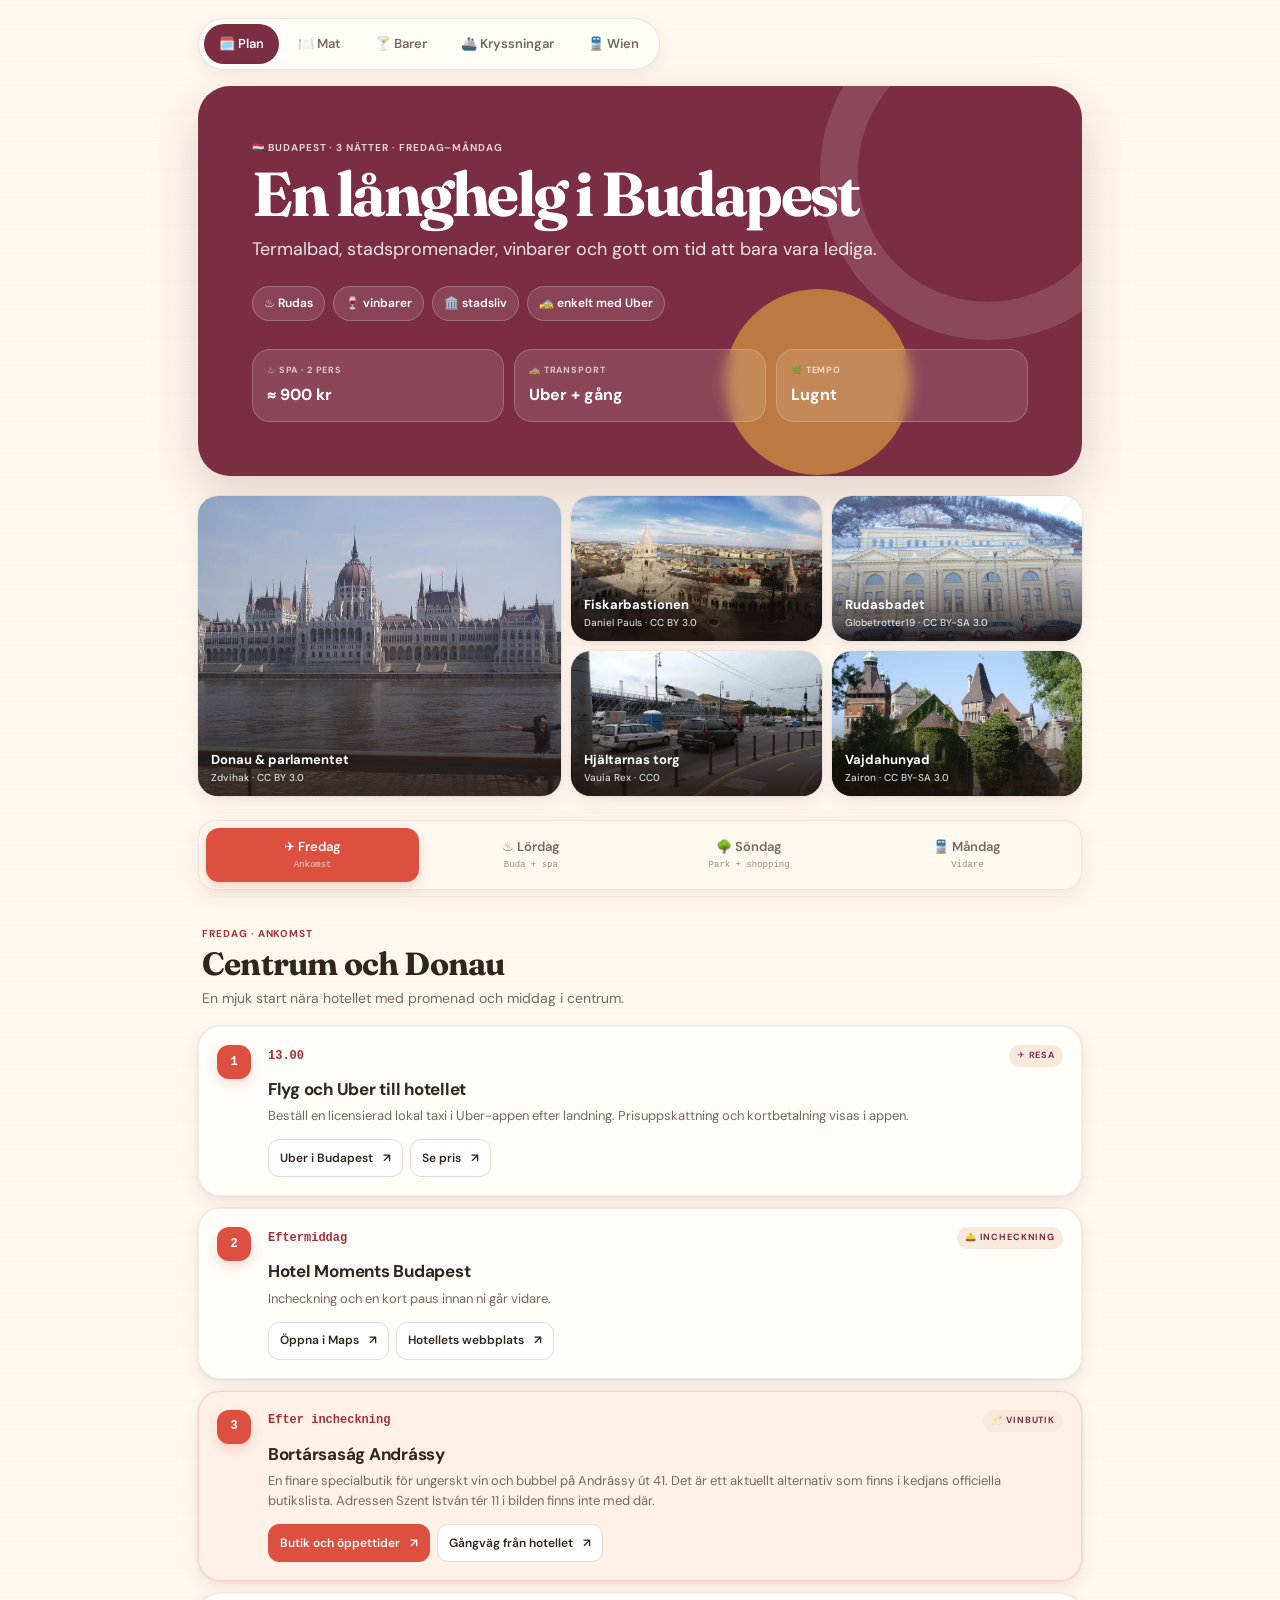
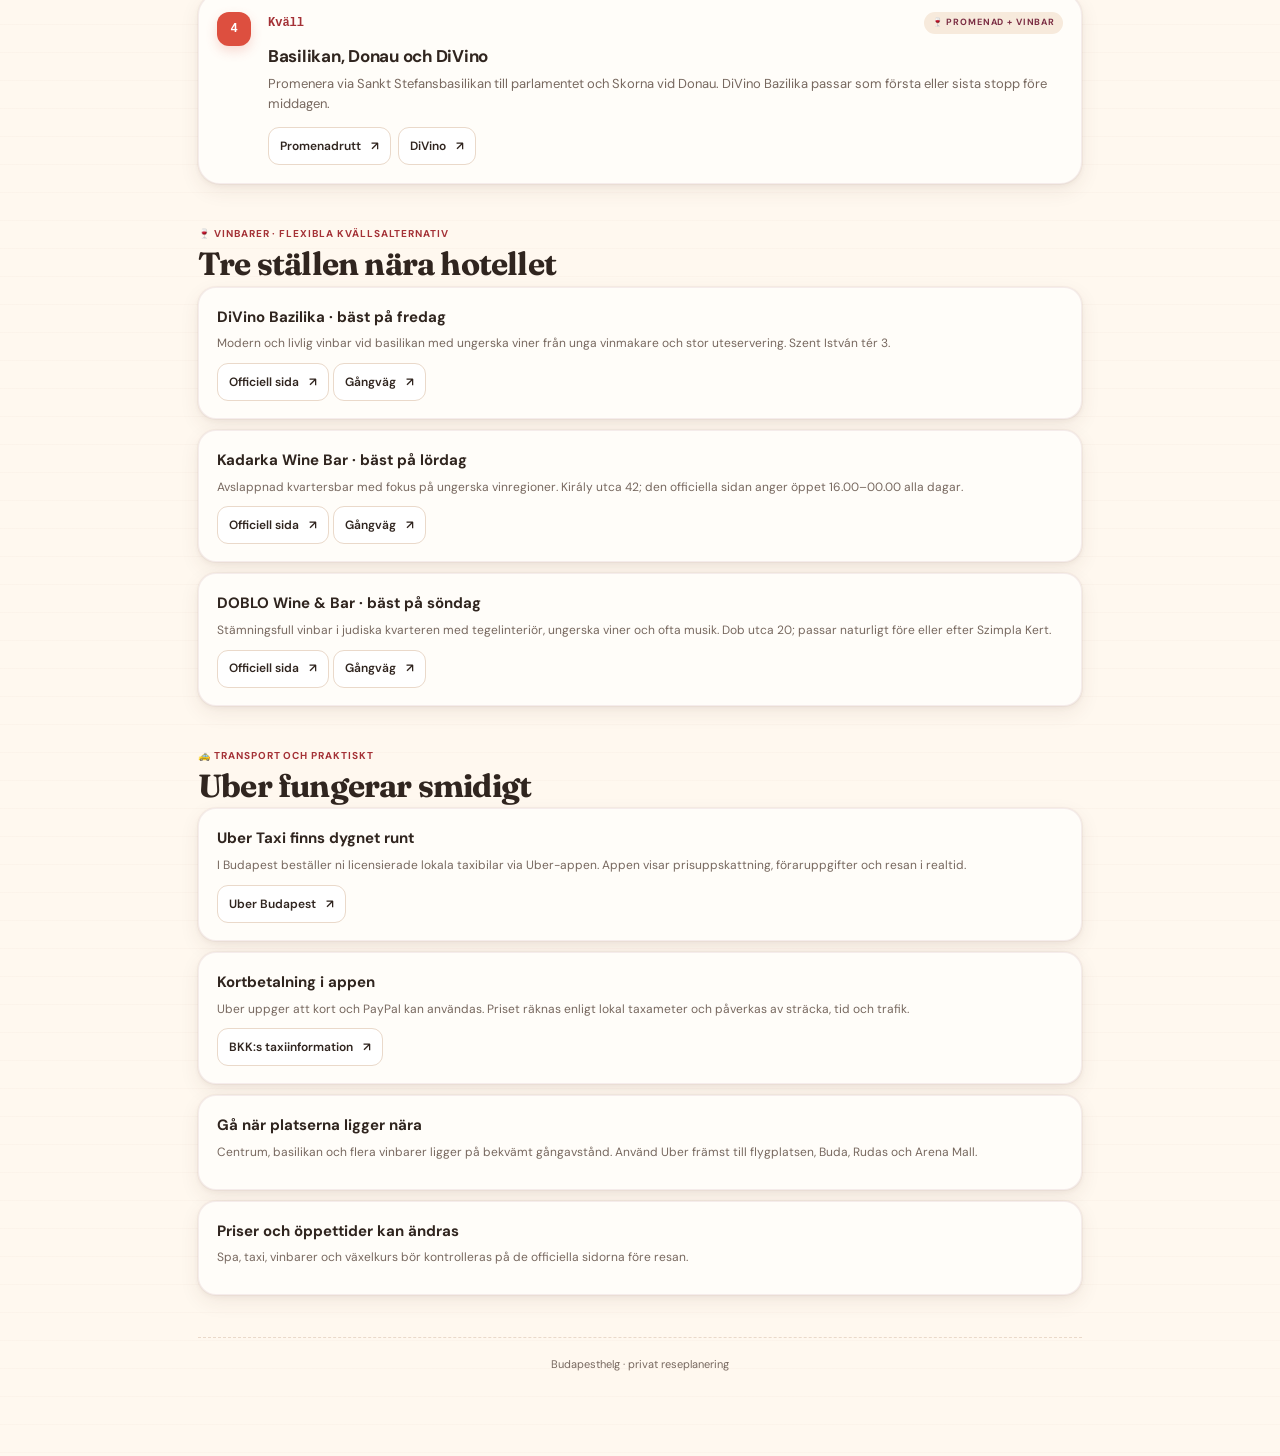
<file: index.html>
<!doctype html>
<html lang="sv">
<head>
  <meta charset="utf-8">
  <meta name="viewport" content="width=device-width,initial-scale=1,viewport-fit=cover">
  <meta name="theme-color" content="#fff8ef">
  <title>Budapesthelg – Rudas och stadsschema</title>
  <style>
    :root{--bg:#f7f6f2;--card:#fff;--text:#181817;--muted:#6d6b65;--line:#deddd7;--soft:#eeece6;--accent:#181817;--accentText:#fff;--radius:14px}*{box-sizing:border-box}html{scroll-behavior:smooth}body{margin:0;overflow-x:hidden;background:var(--bg);color:var(--text);font-family:Inter,ui-sans-serif,system-ui,-apple-system,BlinkMacSystemFont,"Segoe UI",sans-serif;line-height:1.5}.app{width:min(760px,100%);margin:auto;padding:14px 16px 64px}.site-nav{display:flex;align-items:center;gap:4px;width:max-content;max-width:100%;padding:4px;margin-bottom:24px;border:1px solid var(--line);border-radius:10px;background:var(--card)}.site-nav a{padding:7px 11px;border-radius:7px;color:var(--muted);font-size:12px;text-decoration:none}.site-nav a.active{background:var(--accent);color:var(--accentText)}.eyebrow,.meta,.tag{font-family:ui-monospace,SFMono-Regular,Menlo,monospace;text-transform:uppercase;letter-spacing:.08em}.eyebrow{font-size:11px;color:var(--muted)}h1{font-size:clamp(24px,6vw,38px);line-height:1.08;letter-spacing:-.035em;margin:8px 0 10px}h2{font-size:20px;letter-spacing:-.02em;margin:6px 0}.lead{margin:0;color:var(--muted);font-size:15px}.summary{display:grid;grid-template-columns:repeat(auto-fit,minmax(140px,1fr));gap:8px;margin:22px 0}.metric{min-width:0;border:1px solid var(--line);border-radius:var(--radius);padding:12px;background:rgba(255,255,255,.55)}.metric .meta{font-size:9px;color:var(--muted)}.metric strong{display:block;margin-top:6px;font-size:17px;font-weight:600}.tabs{position:sticky;top:0;z-index:10;display:grid;grid-template-columns:repeat(4,1fr);gap:4px;padding:6px;background:rgba(247,246,242,.94);border:1px solid var(--line);border-radius:12px;backdrop-filter:blur(10px)}button{font:inherit;border:0;border-radius:8px;padding:9px 4px;background:transparent;color:var(--muted);cursor:pointer}button.active{background:var(--accent);color:var(--accentText)}button span{display:block;font-size:12px}button small{display:block;font-family:ui-monospace,SFMono-Regular,Menlo,monospace;font-size:9px;opacity:.7;margin-top:1px}.day{display:none}.day.active{display:block}.day-head{padding:28px 2px 16px}.day-head p{margin:5px 0 0;color:var(--muted);font-size:14px}.schedule{border:1px solid var(--line);border-radius:var(--radius);background:var(--card);overflow:hidden}.item{display:grid;grid-template-columns:32px minmax(0,1fr);gap:12px;padding:17px 15px;border-bottom:1px solid var(--line)}.item:last-child{border-bottom:0}.item.feature{background:var(--soft)}.num{width:28px;height:28px;border:1px solid var(--line);border-radius:8px;display:grid;place-items:center;font-family:ui-monospace,SFMono-Regular,Menlo,monospace;font-size:12px;color:var(--muted)}.item-top{display:flex;justify-content:space-between;gap:10px;align-items:start}.time{font-family:ui-monospace,SFMono-Regular,Menlo,monospace;font-size:11px;color:var(--muted)}.tag{font-size:9px;border:1px solid var(--line);border-radius:999px;padding:3px 7px;white-space:nowrap}.item h3{font-size:15px;margin:8px 0 3px}.item p{font-size:13px;color:var(--muted);margin:0}.links{display:flex;flex-wrap:wrap;gap:7px;margin-top:12px}.links a,.practical a{display:inline-flex;align-items:center;gap:5px;border:1px solid var(--line);border-radius:8px;padding:7px 9px;color:var(--text);text-decoration:none;font-size:12px;background:var(--card)}.feature .links a:first-child{background:var(--accent);color:var(--accentText);border-color:var(--accent)}.links a::after,.practical a::after{content:"↗"}.practical{margin-top:30px}.practical-list{border:1px solid var(--line);border-radius:var(--radius);background:var(--card);overflow:hidden}.practical-row{padding:14px 15px;border-bottom:1px solid var(--line)}.practical-row:last-child{border:0}.practical-row strong{font-size:14px}.practical-row p{font-size:12px;color:var(--muted);margin:4px 0 8px}.footer{margin-top:26px;color:var(--muted);font-size:11px;text-align:center}@media(max-width:430px){.app{padding:16px 12px 48px}.summary{grid-template-columns:repeat(2,minmax(0,1fr))}.metric:last-child{grid-column:span 2}.tabs small{display:none}.item{padding:15px 12px}.item-top{align-items:center}}@media(prefers-color-scheme:dark){:root{--bg:#151514;--card:#1c1c1a;--text:#f2f1ec;--muted:#aaa79f;--line:#35342f;--soft:#24231f;--accent:#f2f1ec;--accentText:#181817}.tabs{background:rgba(21,21,20,.94)}.metric{background:rgba(28,28,26,.62)}}
  </style>
  <link rel="stylesheet" href="theme.css">
</head>
<body class="itinerary-page">
<main class="app">
  <nav class="site-nav" aria-label="Huvudnavigering">
    <a href="./" class="active">🗓️ Plan</a>
    <a href="restaurants.html">🍽️ Mat</a>
    <a href="bars.html">🍸 Barer</a>
    <a href="cruises.html">🚢 Kryssningar</a>
    <a href="vienna.html">🚆 Wien</a>
  </nav>
  <header class="hero hero-plan">
    <div class="eyebrow">🇭🇺 Budapest · 3 nätter · fredag–måndag</div>
    <h1>En långhelg i Budapest</h1>
    <p class="lead">Termalbad, stadspromenader, vinbarer och gott om tid att bara vara lediga.</p>
    <div class="hero-vibes"><span>♨️ Rudas</span><span>🍷 vinbarer</span><span>🏛️ stadsliv</span><span>🚕 enkelt med Uber</span></div>
    <div class="summary">
      <div class="metric"><span class="meta">♨️ Spa · 2 pers</span><strong>≈ 900 kr</strong></div>
      <div class="metric"><span class="meta">🚕 Transport</span><strong>Uber + gång</strong></div>
      <div class="metric"><span class="meta">🌿 Tempo</span><strong>Lugnt</strong></div>
    </div>
  </header>
  <section class="postcards" aria-label="Budapest i bilder">
    <figure class="postcard">
      <img src="assets/parliament.webp" alt="Ungerns parlament vid Donau i Budapest" width="1200" height="900" fetchpriority="high">
      <figcaption>Donau & parlamentet <span><a href="https://commons.wikimedia.org/wiki/File:Parliament_Building,_Danube,_Budapest_2010_-_panoramio.jpg" target="_blank">Zdvihak · CC BY 3.0</a></span></figcaption>
    </figure>
    <figure class="postcard">
      <img src="assets/fishermans-bastion.webp" alt="Fiskarbastionen med utsikt över Budapest" width="1200" height="626" loading="lazy" decoding="async">
      <figcaption>Fiskarbastionen <span><a href="https://commons.wikimedia.org/wiki/File:Budapest-Panorama-Fischerbastei-Donau.jpg" target="_blank">Daniel Pauls · CC BY 3.0</a></span></figcaption>
    </figure>
    <figure class="postcard">
      <img src="assets/rudas.webp" alt="Rudasbadet och Gellértberget i Budapest" width="1200" height="900" loading="lazy" decoding="async">
      <figcaption>Rudasbadet <span><a href="https://commons.wikimedia.org/wiki/File:Rudas_Baths_central_part_and_Gellert_Hill_in_Tab%C3%A1n,_2016_Budapest.jpg" target="_blank">Globetrotter19 · CC BY-SA 3.0</a></span></figcaption>
    </figure>
    <figure class="postcard">
      <img src="assets/heroes-square.webp" alt="Hjältarnas torg i Budapest" width="1200" height="900" loading="lazy" decoding="async">
      <figcaption>Hjältarnas torg <span><a href="https://commons.wikimedia.org/wiki/File:H%C5%91s%C3%B6k_tere_20180613_130432300.jpg" target="_blank">Vauia Rex · CC0</a></span></figcaption>
    </figure>
    <figure class="postcard">
      <img src="assets/vajdahunyad.webp" alt="Vajdahunyad-slottet i Stadsparken" width="1199" height="900" loading="lazy" decoding="async">
      <figcaption>Vajdahunyad <span><a href="https://commons.wikimedia.org/wiki/File:Budapest_Burg_Vajdahunyad_04.JPG" target="_blank">Zairon · CC BY-SA 3.0</a></span></figcaption>
    </figure>
  </section>
  <nav class="tabs" aria-label="Välj dag">
    <button class="active" data-day="fre"><span>✈️ Fredag</span><small>Ankomst</small></button>
    <button data-day="lor"><span>♨️ Lördag</span><small>Buda + spa</small></button>
    <button data-day="son"><span>🌳 Söndag</span><small>Park + shopping</small></button>
    <button data-day="man"><span>🚆 Måndag</span><small>Vidare</small></button>
  </nav>

  <section class="day active" id="fre">
    <div class="day-head"><div class="eyebrow">Fredag · Ankomst</div><h2>Centrum och Donau</h2><p>En mjuk start nära hotellet med promenad och middag i centrum.</p></div>
    <div class="schedule">
      <article class="item"><div class="num">1</div><div><div class="item-top"><span class="time">13.00</span><span class="tag">✈️ Resa</span></div><h3>Flyg och Uber till hotellet</h3><p>Beställ en licensierad lokal taxi i Uber-appen efter landning. Prisuppskattning och kortbetalning visas i appen.</p><div class="links"><a href="https://www.uber.com/hu/en/r/cities/taxi/budapest-budapest-hu/" target="_blank">Uber i Budapest</a><a href="https://m.uber.com/looking" target="_blank">Se pris</a></div></div></article>
      <article class="item"><div class="num">2</div><div><div class="item-top"><span class="time">Eftermiddag</span><span class="tag">🛎️ Incheckning</span></div><h3>Hotel Moments Budapest</h3><p>Incheckning och en kort paus innan ni går vidare.</p><div class="links"><a href="https://www.google.com/maps/search/?api=1&query=Hotel+Moments+Budapest" target="_blank">Öppna i Maps</a><a href="https://hotelmomentsbudapest.hu/" target="_blank">Hotellets webbplats</a></div></div></article>
      <article class="item feature"><div class="num">3</div><div><div class="item-top"><span class="time">Efter incheckning</span><span class="tag">🥂 Vinbutik</span></div><h3>Bortársaság Andrássy</h3><p>En finare specialbutik för ungerskt vin och bubbel på Andrássy út 41. Det är ett aktuellt alternativ som finns i kedjans officiella butikslista. Adressen Szent István tér 11 i bilden finns inte med där.</p><div class="links"><a href="https://www.bortarsasag.hu/en/wine-stores/andrassy" target="_blank">Butik och öppettider</a><a href="https://www.google.com/maps/dir/?api=1&origin=Hotel+Moments+Budapest&destination=Bort%C3%A1rsas%C3%A1g+Andr%C3%A1ssy%2C+Andr%C3%A1ssy+%C3%BAt+41%2C+Budapest&travelmode=walking" target="_blank">Gångväg från hotellet</a></div></div></article>
      <article class="item"><div class="num">4</div><div><div class="item-top"><span class="time">Kväll</span><span class="tag">🍷 Promenad + vinbar</span></div><h3>Basilikan, Donau och DiVino</h3><p>Promenera via Sankt Stefansbasilikan till parlamentet och Skorna vid Donau. DiVino Bazilika passar som första eller sista stopp före middagen.</p><div class="links"><a href="https://www.google.com/maps/dir/?api=1&origin=Hotel+Moments+Budapest&destination=Shoes+on+the+Danube+Bank&waypoints=DiVino+Bazilika%7CHungarian+Parliament+Building&travelmode=walking" target="_blank">Promenadrutt</a><a href="https://bazilika.divino.hu/en/" target="_blank">DiVino</a></div></div></article>
    </div>
  </section>

  <section class="day" id="lor">
    <div class="day-head"><div class="eyebrow">Lördag · Buda + spa</div><h2>Slottskvarteren och Rudas</h2><p>Helgens huvuddag: utsikter i Buda följt av ett långt, lugnt spabesök.</p></div>
    <div class="schedule">
      <article class="item"><div class="num">1</div><div><div class="item-top"><span class="time">Tidig morgon</span><span class="tag">2–3 tim</span></div><h3>Fiskarbastionen och Mattiaskyrkan</h3><p>Börja tidigt för lugnare gränder och bättre plats vid utsiktspunkterna.</p><div class="links"><a href="https://www.google.com/maps/search/?api=1&query=Fisherman%27s+Bastion+Budapest" target="_blank">Öppna i Maps</a><a href="https://matyas-templom.hu/" target="_blank">Mattiaskyrkan</a></div></div></article>
      <article class="item"><div class="num">2</div><div><div class="item-top"><span class="time">Förmiddag</span><span class="tag">🚶 Promenad</span></div><h3>Budaslottet</h3><p>Fortsätt söderut genom slottsområdet och ta lunch innan badet.</p><div class="links"><a href="https://www.google.com/maps/dir/?api=1&origin=Fisherman%27s+Bastion&destination=Rudas+Thermal+Bath&waypoints=Buda+Castle&travelmode=walking" target="_blank">Rutt genom Buda</a></div></div></article>
      <article class="item feature"><div class="num">3</div><div><div class="item-top"><span class="time">13.00–16.30</span><span class="tag">3,5 tim</span></div><h3>Rudasbadet</h3><p>Helgens enda spa. Cirka 450 kr per person beroende på dag, paket och växelkurs.</p><div class="links"><a href="https://www.rudasfurdo.hu/en" target="_blank">Rudas officiella sida</a><a href="https://www.google.com/maps/search/?api=1&query=Rudas+Thermal+Bath+Budapest" target="_blank">Öppna i Maps</a></div></div></article>
      <article class="item"><div class="num">4</div><div><div class="item-top"><span class="time">Kväll</span><span class="tag">Välj ett</span></div><h3>Kadarka eller Donaukryssning</h3><p>Efter vila och middag: välj den avslappnade Kadarka Wine Bar eller en kvällskryssning, beroende på energi och väder.</p><div class="links"><a href="https://kadarkawinebar.com/" target="_blank">Kadarka</a><a href="https://www.google.com/search?q=Budapest+official+Danube+cruise+evening" target="_blank">Sök kryssning</a></div></div></article>
    </div>
  </section>

  <section class="day" id="son">
    <div class="day-head"><div class="eyebrow">Söndag · Park + shopping</div><h2>Stadsparken och Arena Mall</h2><p>En rymlig dag med park på morgonen, shopping på eftermiddagen och fri kväll.</p></div>
    <div class="schedule">
      <article class="item"><div class="num">1</div><div><div class="item-top"><span class="time">Morgon</span><span class="tag">🚶 Promenad</span></div><h3>Hjältarnas torg</h3><p>Starta vid torget och fortsätt in i Stadsparken.</p><div class="links"><a href="https://www.google.com/maps/search/?api=1&query=Heroes%27+Square+Budapest" target="_blank">Öppna i Maps</a></div></div></article>
      <article class="item"><div class="num">2</div><div><div class="item-top"><span class="time">Förmiddag</span><span class="tag">1–2 tim</span></div><h3>Vajdahunyad-slottet</h3><p>Gå genom parken till slottsområdet och ät lunch innan ni åker vidare.</p><div class="links"><a href="https://www.google.com/maps/dir/?api=1&origin=Heroes%27+Square+Budapest&destination=Vajdahunyad+Castle&travelmode=walking" target="_blank">Promenadrutt</a></div></div></article>
      <article class="item"><div class="num">3</div><div><div class="item-top"><span class="time">13.30–17.00</span><span class="tag">3,5 tim</span></div><h3>Arena Mall</h3><p>Shoppingblocket ligger samlat så att resten av dagen inte behöver styras av butiker.</p><div class="links"><a href="https://www.arenamall.hu/en" target="_blank">Arena Mall</a><a href="https://www.google.com/maps/search/?api=1&query=Arena+Mall+Budapest" target="_blank">Öppna i Maps</a></div></div></article>
      <article class="item"><div class="num">4</div><div><div class="item-top"><span class="time">Kväll</span><span class="tag">🍷 Vinbar</span></div><h3>DOBLO och judiska kvarteren</h3><p>Börja på stämningsfulla DOBLO på Dob utca 20 och fortsätt till Szimpla Kert om ni vill ha mer kvällsliv.</p><div class="links"><a href="https://doblo.hu/" target="_blank">DOBLO</a><a href="https://www.google.com/maps/dir/?api=1&origin=DOBLO+Wine+%26+Bar%2C+Dob+utca+20%2C+Budapest&destination=Szimpla+Kert%2C+Budapest&travelmode=walking" target="_blank">Kvällsrutt</a></div></div></article>
    </div>
  </section>

  <section class="day" id="man">
    <div class="day-head"><div class="eyebrow">Måndag · Vidare</div><h2>Avresa mot Wien</h2><p>Håll morgonen enkel och lämna marginal för frukost, utcheckning och stationen.</p></div>
    <div class="schedule">
      <article class="item"><div class="num">1</div><div><div class="item-top"><span class="time">Morgon</span><span class="tag">Lugnt</span></div><h3>Frukost och utcheckning</h3><p>Kontrollera avgångsstation och tågläge kvällen före.</p></div></article>
      <article class="item feature"><div class="num">2</div><div><div class="item-top"><span class="time">Förstaval 11.45</span><span class="tag">🚆 Enkelresa</span></div><h3>Direkt till Wien</h3><p>RegioJet från Déli är bästa balansen mellan pris och tid. Railjet från Keleti är den enklaste reserven. Den separata Wien-guiden har livekontrollerade tider, priser, bagage och stationsvägar.</p><div class="links"><a href="vienna.html">Öppna Wien-guiden</a></div></div></article>
    </div>
  </section>

  <section class="practical">
    <div class="eyebrow">🍷 Vinbarer · flexibla kvällsalternativ</div>
    <h2>Tre ställen nära hotellet</h2>
    <div class="practical-list">
      <div class="practical-row"><strong>DiVino Bazilika · bäst på fredag</strong><p>Modern och livlig vinbar vid basilikan med ungerska viner från unga vinmakare och stor uteservering. Szent István tér 3.</p><a href="https://bazilika.divino.hu/en/" target="_blank">Officiell sida</a> <a href="https://www.google.com/maps/dir/?api=1&origin=Hotel+Moments+Budapest&destination=DiVino+Bazilika%2C+Szent+Istv%C3%A1n+t%C3%A9r+3%2C+Budapest&travelmode=walking" target="_blank">Gångväg</a></div>
      <div class="practical-row"><strong>Kadarka Wine Bar · bäst på lördag</strong><p>Avslappnad kvartersbar med fokus på ungerska vinregioner. Király utca 42; den officiella sidan anger öppet 16.00–00.00 alla dagar.</p><a href="https://kadarkawinebar.com/" target="_blank">Officiell sida</a> <a href="https://www.google.com/maps/dir/?api=1&origin=Hotel+Moments+Budapest&destination=Kadarka+Wine+Bar%2C+Kir%C3%A1ly+utca+42%2C+Budapest&travelmode=walking" target="_blank">Gångväg</a></div>
      <div class="practical-row"><strong>DOBLO Wine & Bar · bäst på söndag</strong><p>Stämningsfull vinbar i judiska kvarteren med tegelinteriör, ungerska viner och ofta musik. Dob utca 20; passar naturligt före eller efter Szimpla Kert.</p><a href="https://doblo.hu/" target="_blank">Officiell sida</a> <a href="https://www.google.com/maps/dir/?api=1&origin=Hotel+Moments+Budapest&destination=DOBLO+Wine+%26+Bar%2C+Dob+utca+20%2C+Budapest&travelmode=walking" target="_blank">Gångväg</a></div>
    </div>
  </section>

  <section class="practical">
    <div class="eyebrow">🚕 Transport och praktiskt</div>
    <h2>Uber fungerar smidigt</h2>
    <div class="practical-list">
      <div class="practical-row"><strong>Uber Taxi finns dygnet runt</strong><p>I Budapest beställer ni licensierade lokala taxibilar via Uber-appen. Appen visar prisuppskattning, föraruppgifter och resan i realtid.</p><a href="https://www.uber.com/hu/en/r/cities/taxi/budapest-budapest-hu/" target="_blank">Uber Budapest</a></div>
      <div class="practical-row"><strong>Kortbetalning i appen</strong><p>Uber uppger att kort och PayPal kan användas. Priset räknas enligt lokal taxameter och påverkas av sträcka, tid och trafik.</p><a href="https://bkk.hu/en/travel-information/taxi-services/" target="_blank">BKK:s taxiinformation</a></div>
      <div class="practical-row"><strong>Gå när platserna ligger nära</strong><p>Centrum, basilikan och flera vinbarer ligger på bekvämt gångavstånd. Använd Uber främst till flygplatsen, Buda, Rudas och Arena Mall.</p></div>
      <div class="practical-row"><strong>Priser och öppettider kan ändras</strong><p>Spa, taxi, vinbarer och växelkurs bör kontrolleras på de officiella sidorna före resan.</p></div>
    </div>
  </section>
  <p class="footer">Budapesthelg · privat reseplanering</p>
</main>
<script>
  const buttons=[...document.querySelectorAll('[data-day]')];
  const days=[...document.querySelectorAll('.day')];
  buttons.forEach(button=>button.addEventListener('click',()=>{
    buttons.forEach(b=>b.classList.toggle('active',b===button));
    days.forEach(day=>day.classList.toggle('active',day.id===button.dataset.day));
    history.replaceState(null,'','#'+button.dataset.day);
    window.scrollTo({top:document.querySelector('.tabs').offsetTop-8,behavior:'smooth'});
  }));
  const requested=location.hash.slice(1);
  const initial=buttons.find(b=>b.dataset.day===requested);
  if(initial) initial.click();
</script>
</body>
</html>
</file>
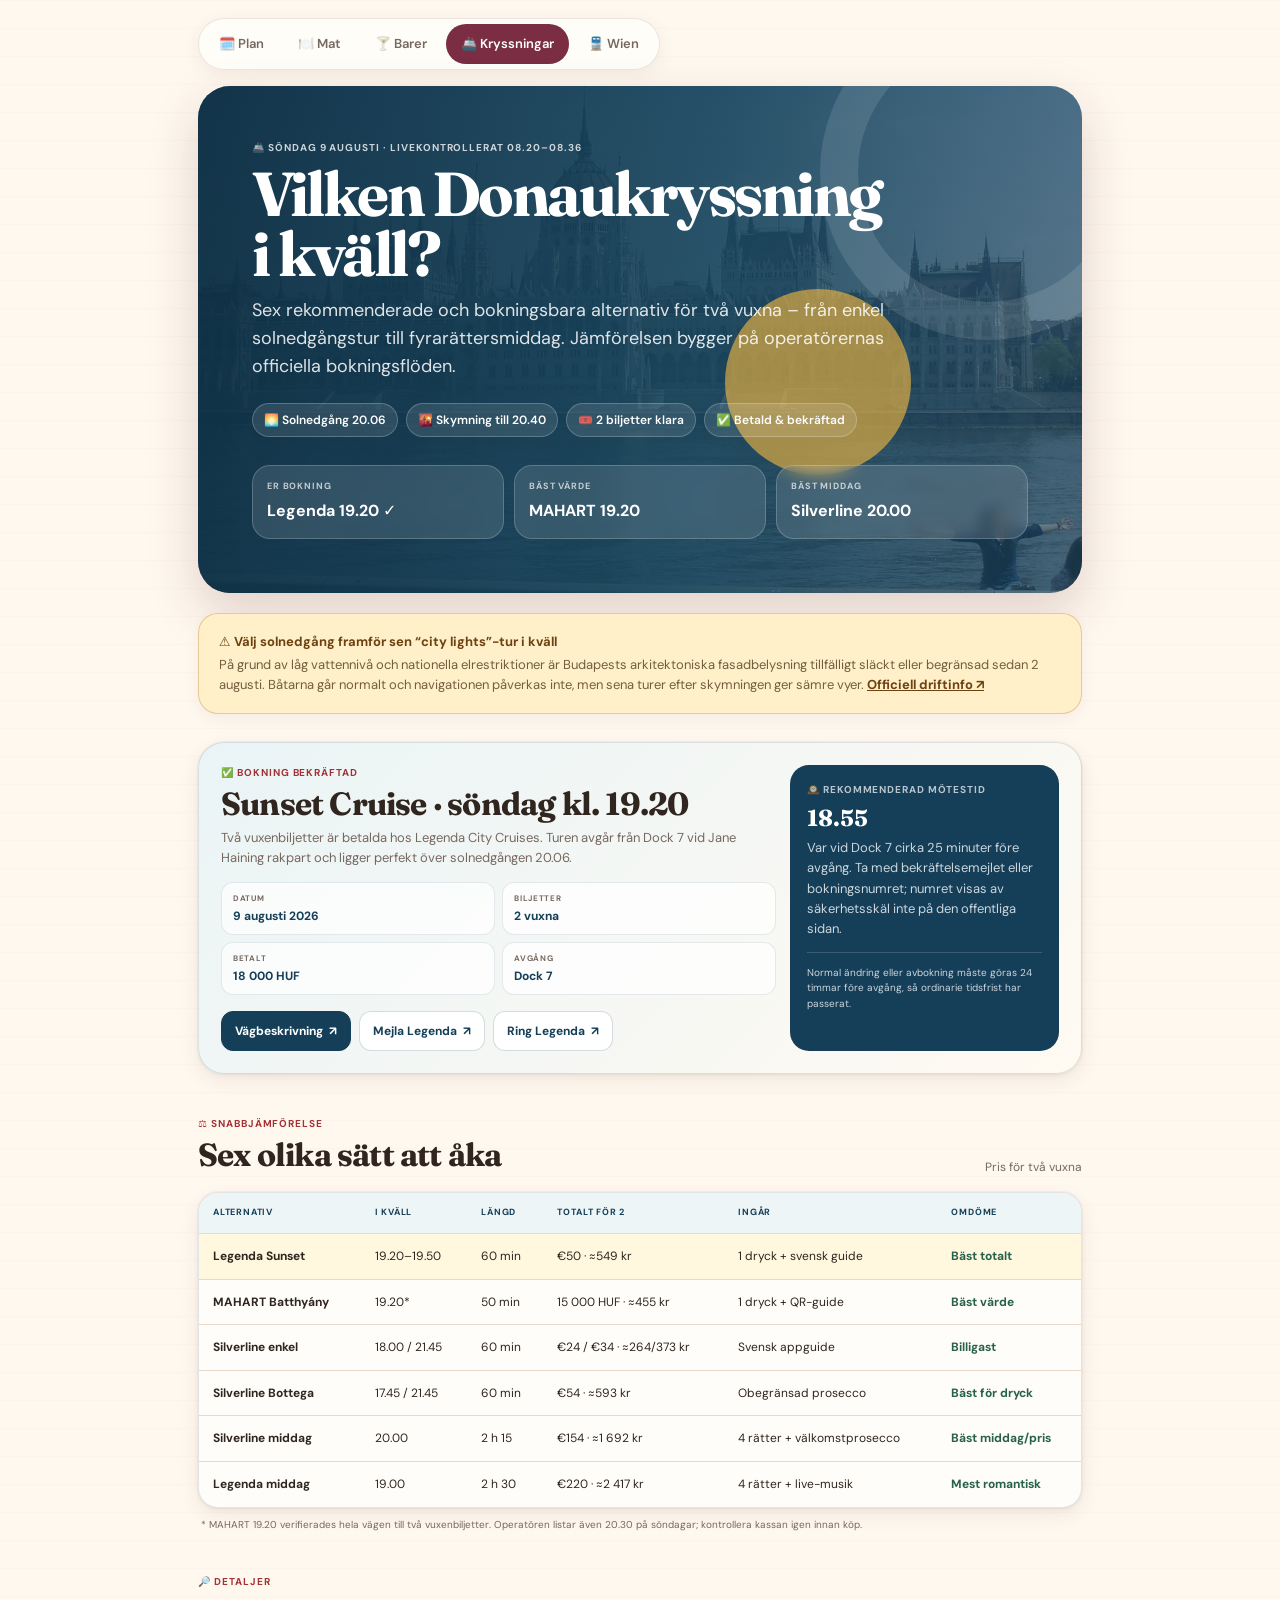
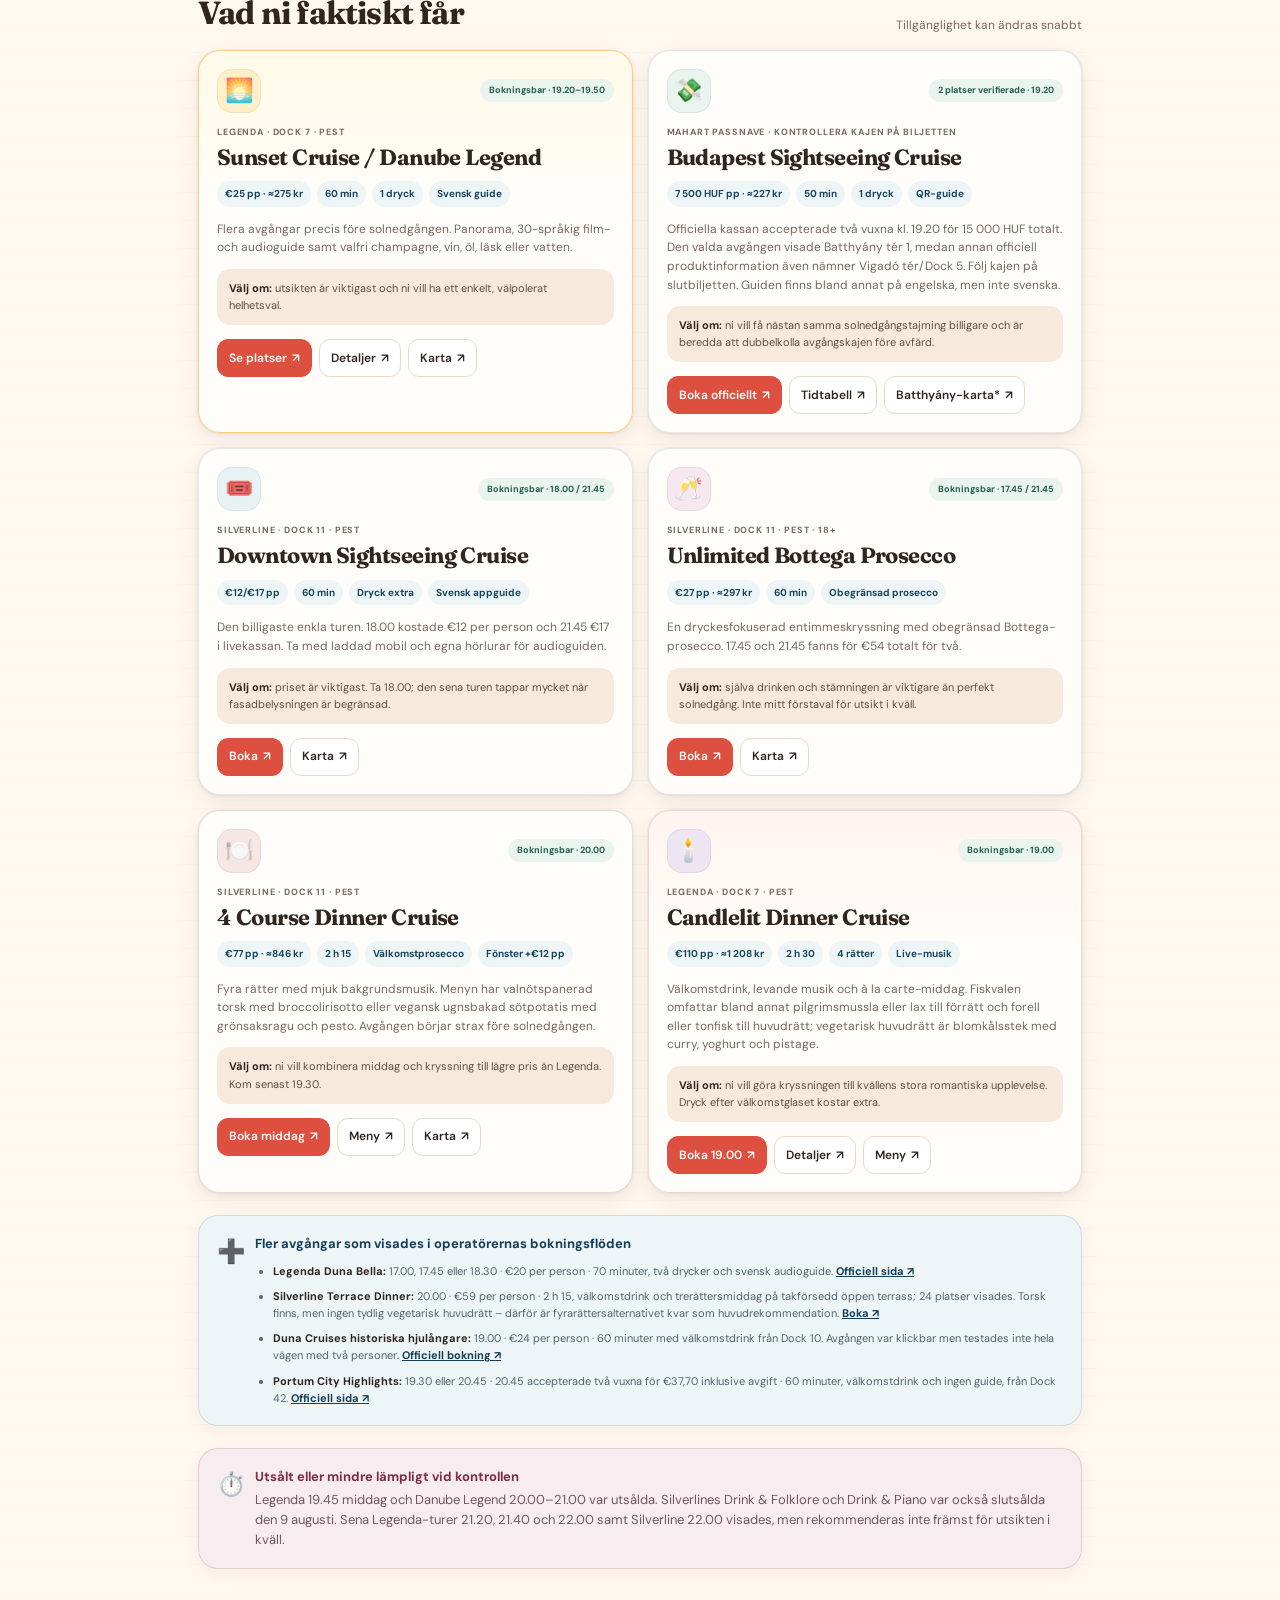
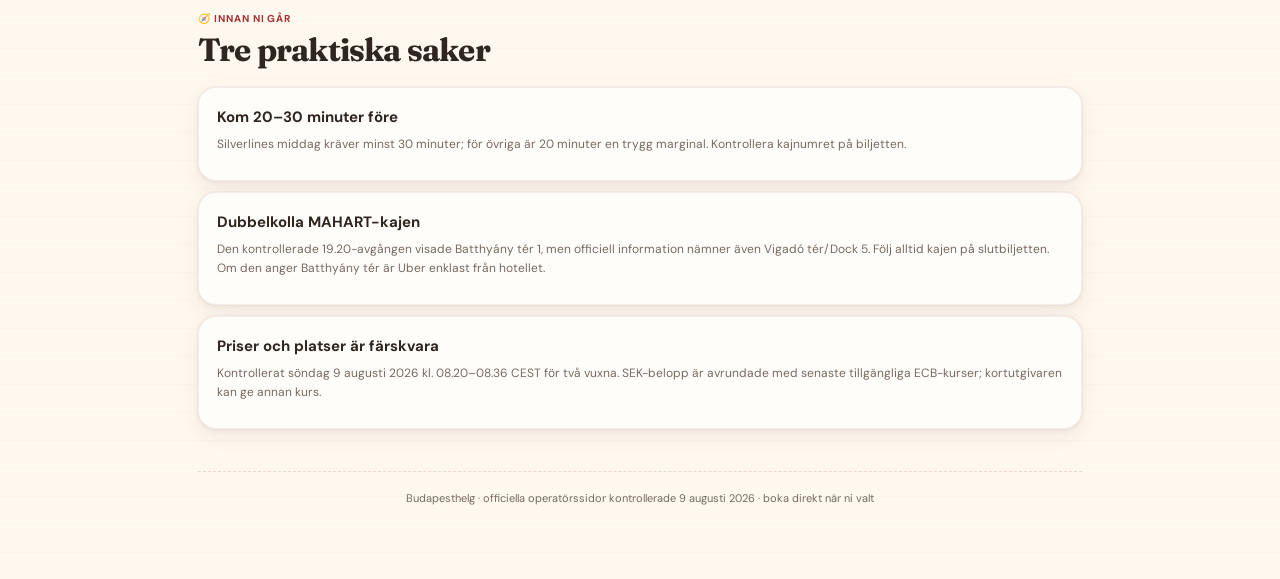
<file: cruises.html>
<!doctype html>
<html lang="sv">
<head>
  <meta charset="utf-8">
  <meta name="viewport" content="width=device-width,initial-scale=1,viewport-fit=cover">
  <meta name="theme-color" content="#153f59">
  <meta name="description" content="Jämförelse av Donaukryssningar som går att boka i Budapest ikväll, söndag 9 augusti 2026 – tider, priser, mat, dryck och rekommendation.">
  <title>Donaukryssningar ikväll · Budapesthelg</title>
  <link rel="stylesheet" href="theme.css">
</head>
<body class="cruises-page">
<main class="app">
  <nav class="site-nav" aria-label="Huvudnavigering">
    <a href="./">🗓️ Plan</a>
    <a href="restaurants.html">🍽️ Mat</a>
    <a href="bars.html">🍸 Barer</a>
    <a class="active" href="cruises.html" aria-current="page">🚢 Kryssningar</a>
    <a href="vienna.html">🚆 Wien</a>
  </nav>

  <header class="hero">
    <div class="eyebrow">🚢 Söndag 9 augusti · livekontrollerat 08.20–08.36</div>
    <h1>Vilken Donaukryssning i kväll?</h1>
    <p class="lead">Sex rekommenderade och bokningsbara alternativ för två vuxna – från enkel solnedgångstur till fyrarättersmiddag. Jämförelsen bygger på operatörernas officiella bokningsflöden.</p>
    <div class="hero-vibes">
      <span>🌅 Solnedgång 20.06</span><span>🌇 Skymning till 20.40</span><span>🎟️ 2 biljetter klara</span><span>✅ Betald & bekräftad</span>
    </div>
    <div class="summary">
      <div class="metric"><span class="meta">Er bokning</span><strong>Legenda 19.20 ✓</strong></div>
      <div class="metric"><span class="meta">Bäst värde</span><strong>MAHART 19.20</strong></div>
      <div class="metric"><span class="meta">Bäst middag</span><strong>Silverline 20.00</strong></div>
    </div>
  </header>

  <aside class="notice cruise-alert">
    <strong>⚠️ Välj solnedgång framför sen “city lights”-tur i kväll</strong>
    <p>På grund av låg vattennivå och nationella elrestriktioner är Budapests arkitektoniska fasadbelysning tillfälligt släckt eller begränsad sedan 2 augusti. Båtarna går normalt och navigationen påverkas inte, men sena turer efter skymningen ger sämre vyer. <a href="https://legenda.hu/en/prices" target="_blank" rel="noopener">Officiell driftinfo ↗</a></p>
  </aside>

  <section class="cruise-verdict" aria-labelledby="verdict-title">
    <div class="verdict-copy">
      <div class="eyebrow">✅ Bokning bekräftad</div>
      <h2 id="verdict-title">Sunset Cruise · söndag kl. 19.20</h2>
      <p>Två vuxenbiljetter är betalda hos Legenda City Cruises. Turen avgår från Dock 7 vid Jane Haining rakpart och ligger perfekt över solnedgången 20.06.</p>
      <div class="booking-facts">
        <span><b>Datum</b>9 augusti 2026</span>
        <span><b>Biljetter</b>2 vuxna</span>
        <span><b>Betalt</b>18 000 HUF</span>
        <span><b>Avgång</b>Dock 7</span>
      </div>
      <div class="verdict-actions">
        <a class="primary" href="https://www.google.com/maps/dir/?api=1&amp;origin=Hotel+Moments+Budapest%2C+Andr%C3%A1ssy+%C3%BAt+8&amp;destination=Legenda+City+Cruises%2C+Dock+7%2C+Budapest&amp;travelmode=walking" target="_blank" rel="noopener">Vägbeskrivning</a>
        <a href="mailto:legenda@legenda.hu">Mejla Legenda</a>
        <a href="tel:+3613172203">Ring Legenda</a>
      </div>
    </div>
    <div class="verdict-alt">
      <span>🕰️ Rekommenderad mötestid</span>
      <strong>18.55</strong>
      <p>Var vid Dock 7 cirka 25 minuter före avgång. Ta med bekräftelsemejlet eller bokningsnumret; numret visas av säkerhetsskäl inte på den offentliga sidan.</p>
      <p class="booking-caveat">Normal ändring eller avbokning måste göras 24 timmar före avgång, så ordinarie tidsfrist har passerat.</p>
    </div>
  </section>

  <section class="section" aria-labelledby="compare-title">
    <div class="section-head">
      <div><div class="eyebrow">⚖️ Snabbjämförelse</div><h2 id="compare-title">Sex olika sätt att åka</h2></div>
      <p>Pris för två vuxna</p>
    </div>
    <div class="swipe-hint" aria-hidden="true">← Svep tabellen i sidled →</div>
    <div class="cruise-table-wrap" role="region" aria-label="Jämförelsetabell" tabindex="0">
      <table class="cruise-table">
        <thead><tr><th>Alternativ</th><th>I kväll</th><th>Längd</th><th>Totalt för 2</th><th>Ingår</th><th>Omdöme</th></tr></thead>
        <tbody>
          <tr class="best"><td><strong>Legenda Sunset</strong></td><td>19.20–19.50</td><td>60 min</td><td>€50 · ≈549 kr</td><td>1 dryck + svensk guide</td><td>Bäst totalt</td></tr>
          <tr><td><strong>MAHART Batthyány</strong></td><td>19.20*</td><td>50 min</td><td>15 000 HUF · ≈455 kr</td><td>1 dryck + QR-guide</td><td>Bäst värde</td></tr>
          <tr><td><strong>Silverline enkel</strong></td><td>18.00 / 21.45</td><td>60 min</td><td>€24 / €34 · ≈264/373 kr</td><td>Svensk appguide</td><td>Billigast</td></tr>
          <tr><td><strong>Silverline Bottega</strong></td><td>17.45 / 21.45</td><td>60 min</td><td>€54 · ≈593 kr</td><td>Obegränsad prosecco</td><td>Bäst för dryck</td></tr>
          <tr><td><strong>Silverline middag</strong></td><td>20.00</td><td>2 h 15</td><td>€154 · ≈1 692 kr</td><td>4 rätter + välkomstprosecco</td><td>Bäst middag/pris</td></tr>
          <tr><td><strong>Legenda middag</strong></td><td>19.00</td><td>2 h 30</td><td>€220 · ≈2 417 kr</td><td>4 rätter + live-musik</td><td>Mest romantisk</td></tr>
        </tbody>
      </table>
    </div>
    <p class="table-note">* MAHART 19.20 verifierades hela vägen till två vuxenbiljetter. Operatören listar även 20.30 på söndagar; kontrollera kassan igen innan köp.</p>
  </section>

  <section class="section" aria-labelledby="detail-title">
    <div class="section-head">
      <div><div class="eyebrow">🔎 Detaljer</div><h2 id="detail-title">Vad ni faktiskt får</h2></div>
      <p>Tillgänglighet kan ändras snabbt</p>
    </div>
    <div class="cruise-grid">
      <article class="cruise-card featured">
        <div class="cruise-card-head"><div class="cruise-icon sunset">🌅</div><span class="live-status">Bokningsbar · 19.20–19.50</span></div>
        <div class="sub">LEGENDA · DOCK 7 · PEST</div>
        <h3>Sunset Cruise / Danube Legend</h3>
        <div class="cruise-facts"><span>€25 pp · ≈275 kr</span><span>60 min</span><span>1 dryck</span><span>Svensk guide</span></div>
        <p>Flera avgångar precis före solnedgången. Panorama, 30-språkig film- och audioguide samt valfri champagne, vin, öl, läsk eller vatten.</p>
        <div class="cruise-fit"><strong>Välj om:</strong> utsikten är viktigast och ni vill ha ett enkelt, välpolerat helhetsval.</div>
        <div class="actions"><a class="primary" href="https://legenda.hu/en/ticket-purchase" target="_blank" rel="noopener">Se platser</a><a href="https://legenda.hu/en/danube-legend" target="_blank" rel="noopener">Detaljer</a><a href="https://www.google.com/maps/dir/?api=1&amp;origin=Hotel+Moments+Budapest%2C+Andr%C3%A1ssy+%C3%BAt+8&amp;destination=Legenda+City+Cruises%2C+Dock+7%2C+Budapest&amp;travelmode=walking" target="_blank" rel="noopener">Karta</a></div>
      </article>

      <article class="cruise-card">
        <div class="cruise-card-head"><div class="cruise-icon value">💸</div><span class="live-status">2 platser verifierade · 19.20</span></div>
        <div class="sub">MAHART PASSNAVE · KONTROLLERA KAJEN PÅ BILJETTEN</div>
        <h3>Budapest Sightseeing Cruise</h3>
        <div class="cruise-facts"><span>7 500 HUF pp · ≈227 kr</span><span>50 min</span><span>1 dryck</span><span>QR-guide</span></div>
        <p>Officiella kassan accepterade två vuxna kl. 19.20 för 15 000 HUF totalt. Den valda avgången visade Batthyány tér 1, medan annan officiell produktinformation även nämner Vigadó tér/Dock 5. Följ kajen på slutbiljetten. Guiden finns bland annat på engelska, men inte svenska.</p>
        <div class="cruise-fit"><strong>Välj om:</strong> ni vill få nästan samma solnedgångstajming billigare och är beredda att dubbelkolla avgångskajen före avfärd.</div>
        <div class="actions"><a class="primary" href="https://b2c.mahartpassnave.hu/mahartweb/?ln=en&amp;cs=1918" target="_blank" rel="noopener">Boka officiellt</a><a href="https://mahartpassnave.hu/en/budapest-by-night-sightseeing-cruise" target="_blank" rel="noopener">Tidtabell</a><a href="https://www.google.com/maps/dir/?api=1&amp;origin=Hotel+Moments+Budapest%2C+Andr%C3%A1ssy+%C3%BAt+8&amp;destination=Batthy%C3%A1ny+t%C3%A9r+1%2C+Budapest&amp;travelmode=transit" target="_blank" rel="noopener">Batthyány-karta*</a></div>
      </article>

      <article class="cruise-card">
        <div class="cruise-card-head"><div class="cruise-icon budget">🎟️</div><span class="live-status">Bokningsbar · 18.00 / 21.45</span></div>
        <div class="sub">SILVERLINE · DOCK 11 · PEST</div>
        <h3>Downtown Sightseeing Cruise</h3>
        <div class="cruise-facts"><span>€12/€17 pp</span><span>60 min</span><span>Dryck extra</span><span>Svensk appguide</span></div>
        <p>Den billigaste enkla turen. 18.00 kostade €12 per person och 21.45 €17 i livekassan. Ta med laddad mobil och egna hörlurar för audioguiden.</p>
        <div class="cruise-fit"><strong>Välj om:</strong> priset är viktigast. Ta 18.00; den sena turen tappar mycket när fasadbelysningen är begränsad.</div>
        <div class="actions"><a class="primary" href="https://silver-line.hu/product/budapest-sightseeing-cruise/" target="_blank" rel="noopener">Boka</a><a href="https://www.google.com/maps/dir/?api=1&amp;origin=Hotel+Moments+Budapest%2C+Andr%C3%A1ssy+%C3%BAt+8&amp;destination=Silverline+Cruises%2C+Dock+11%2C+Budapest&amp;travelmode=walking" target="_blank" rel="noopener">Karta</a></div>
      </article>

      <article class="cruise-card">
        <div class="cruise-card-head"><div class="cruise-icon drinks">🥂</div><span class="live-status">Bokningsbar · 17.45 / 21.45</span></div>
        <div class="sub">SILVERLINE · DOCK 11 · PEST · 18+</div>
        <h3>Unlimited Bottega Prosecco</h3>
        <div class="cruise-facts"><span>€27 pp · ≈297 kr</span><span>60 min</span><span>Obegränsad prosecco</span></div>
        <p>En dryckesfokuserad entimmeskryssning med obegränsad Bottega-prosecco. 17.45 och 21.45 fanns för €54 totalt för två.</p>
        <div class="cruise-fit"><strong>Välj om:</strong> själva drinken och stämningen är viktigare än perfekt solnedgång. Inte mitt förstaval för utsikt i kväll.</div>
        <div class="actions"><a class="primary" href="https://silver-line.hu/product/unlimited-prosecco-cruise/" target="_blank" rel="noopener">Boka</a><a href="https://www.google.com/maps/dir/?api=1&amp;origin=Hotel+Moments+Budapest%2C+Andr%C3%A1ssy+%C3%BAt+8&amp;destination=Silverline+Cruises%2C+Dock+11%2C+Budapest&amp;travelmode=walking" target="_blank" rel="noopener">Karta</a></div>
      </article>

      <article class="cruise-card dinner">
        <div class="cruise-card-head"><div class="cruise-icon dinner-icon">🍽️</div><span class="live-status">Bokningsbar · 20.00</span></div>
        <div class="sub">SILVERLINE · DOCK 11 · PEST</div>
        <h3>4 Course Dinner Cruise</h3>
        <div class="cruise-facts"><span>€77 pp · ≈846 kr</span><span>2 h 15</span><span>Välkomstprosecco</span><span>Fönster +€12 pp</span></div>
        <p>Fyra rätter med mjuk bakgrundsmusik. Menyn har valnötspanerad torsk med broccolirisotto eller vegansk ugnsbakad sötpotatis med grönsaksragu och pesto. Avgången börjar strax före solnedgången.</p>
        <div class="cruise-fit"><strong>Välj om:</strong> ni vill kombinera middag och kryssning till lägre pris än Legenda. Kom senast 19.30.</div>
        <div class="actions"><a class="primary" href="https://silver-line.hu/product/best-budapest-dinner-cruise/" target="_blank" rel="noopener">Boka middag</a><a href="https://silver-line.hu/wp-content/uploads/2026/05/menu-2.jpg" target="_blank" rel="noopener">Meny</a><a href="https://www.google.com/maps/dir/?api=1&amp;origin=Hotel+Moments+Budapest%2C+Andr%C3%A1ssy+%C3%BAt+8&amp;destination=Silverline+Cruises%2C+Dock+11%2C+Budapest&amp;travelmode=walking" target="_blank" rel="noopener">Karta</a></div>
      </article>

      <article class="cruise-card dinner premium">
        <div class="cruise-card-head"><div class="cruise-icon romance">🕯️</div><span class="live-status">Bokningsbar · 19.00</span></div>
        <div class="sub">LEGENDA · DOCK 7 · PEST</div>
        <h3>Candlelit Dinner Cruise</h3>
        <div class="cruise-facts"><span>€110 pp · ≈1 208 kr</span><span>2 h 30</span><span>4 rätter</span><span>Live-musik</span></div>
        <p>Välkomstdrink, levande musik och à la carte-middag. Fiskvalen omfattar bland annat pilgrimsmussla eller lax till förrätt och forell eller tonfisk till huvudrätt; vegetarisk huvudrätt är blomkålsstek med curry, yoghurt och pistage.</p>
        <div class="cruise-fit"><strong>Välj om:</strong> ni vill göra kryssningen till kvällens stora romantiska upplevelse. Dryck efter välkomstglaset kostar extra.</div>
        <div class="actions"><a class="primary" href="https://legenda.hu/en/ticket-purchase" target="_blank" rel="noopener">Boka 19.00</a><a href="https://legenda.hu/en/candlelit-dinner-cruise" target="_blank" rel="noopener">Detaljer</a><a href="https://legenda.hu/sites/default/files/dinner_menu.pdf" target="_blank" rel="noopener">Meny</a></div>
      </article>
    </div>
  </section>

  <aside class="notice more-options">
    <strong>Fler avgångar som visades i operatörernas bokningsflöden</strong>
    <ul>
      <li><b>Legenda Duna Bella:</b> 17.00, 17.45 eller 18.30 · €20 per person · 70 minuter, två drycker och svensk audioguide. <a href="https://legenda.hu/en/duna-bella" target="_blank" rel="noopener">Officiell sida ↗</a></li>
      <li><b>Silverline Terrace Dinner:</b> 20.00 · €59 per person · 2 h 15, välkomstdrink och trerättersmiddag på takförsedd öppen terrass; 24 platser visades. Torsk finns, men ingen tydlig vegetarisk huvudrätt – därför är fyrarättersalternativet kvar som huvudrekommendation. <a href="https://silver-line.hu/product/terrace-dinner-lights/" target="_blank" rel="noopener">Boka ↗</a></li>
      <li><b>Duna Cruises historiska hjulångare:</b> 19.00 · €24 per person · 60 minuter med välkomstdrink från Dock 10. Avgången var klickbar men testades inte hela vägen med två personer. <a href="https://dunacruises.com/en/" target="_blank" rel="noopener">Officiell bokning ↗</a></li>
      <li><b>Portum City Highlights:</b> 19.30 eller 20.45 · 20.45 accepterade två vuxna för €37,70 inklusive avgift · 60 minuter, välkomstdrink och ingen guide, från Dock 42. <a href="https://hajoznijo.hu/budapest-boat-cruises/budapest-city-highlights-cruise/" target="_blank" rel="noopener">Officiell sida ↗</a></li>
    </ul>
  </aside>

  <aside class="notice sold-out-note">
    <strong>Utsålt eller mindre lämpligt vid kontrollen</strong>
    <p>Legenda 19.45 middag och Danube Legend 20.00–21.00 var utsålda. Silverlines Drink & Folklore och Drink & Piano var också slutsålda den 9 augusti. Sena Legenda-turer 21.20, 21.40 och 22.00 samt Silverline 22.00 visades, men rekommenderas inte främst för utsikten i kväll.</p>
  </aside>

  <section class="practical cruise-practical" aria-labelledby="practical-title">
    <div class="section-head"><div><div class="eyebrow">🧭 Innan ni går</div><h2 id="practical-title">Tre praktiska saker</h2></div></div>
    <div class="practical-list">
      <div class="practical-row"><strong>Kom 20–30 minuter före</strong><p>Silverlines middag kräver minst 30 minuter; för övriga är 20 minuter en trygg marginal. Kontrollera kajnumret på biljetten.</p></div>
      <div class="practical-row"><strong>Dubbelkolla MAHART-kajen</strong><p>Den kontrollerade 19.20-avgången visade Batthyány tér 1, men officiell information nämner även Vigadó tér/Dock 5. Följ alltid kajen på slutbiljetten. Om den anger Batthyány tér är Uber enklast från hotellet.</p></div>
      <div class="practical-row"><strong>Priser och platser är färskvara</strong><p>Kontrollerat söndag 9 augusti 2026 kl. 08.20–08.36 CEST för två vuxna. SEK-belopp är avrundade med senaste tillgängliga ECB-kurser; kortutgivaren kan ge annan kurs.</p></div>
    </div>
  </section>

  <footer class="footer">Budapesthelg · officiella operatörssidor kontrollerade 9 augusti 2026 · boka direkt när ni valt</footer>
</main>
</body>
</html>
</file>
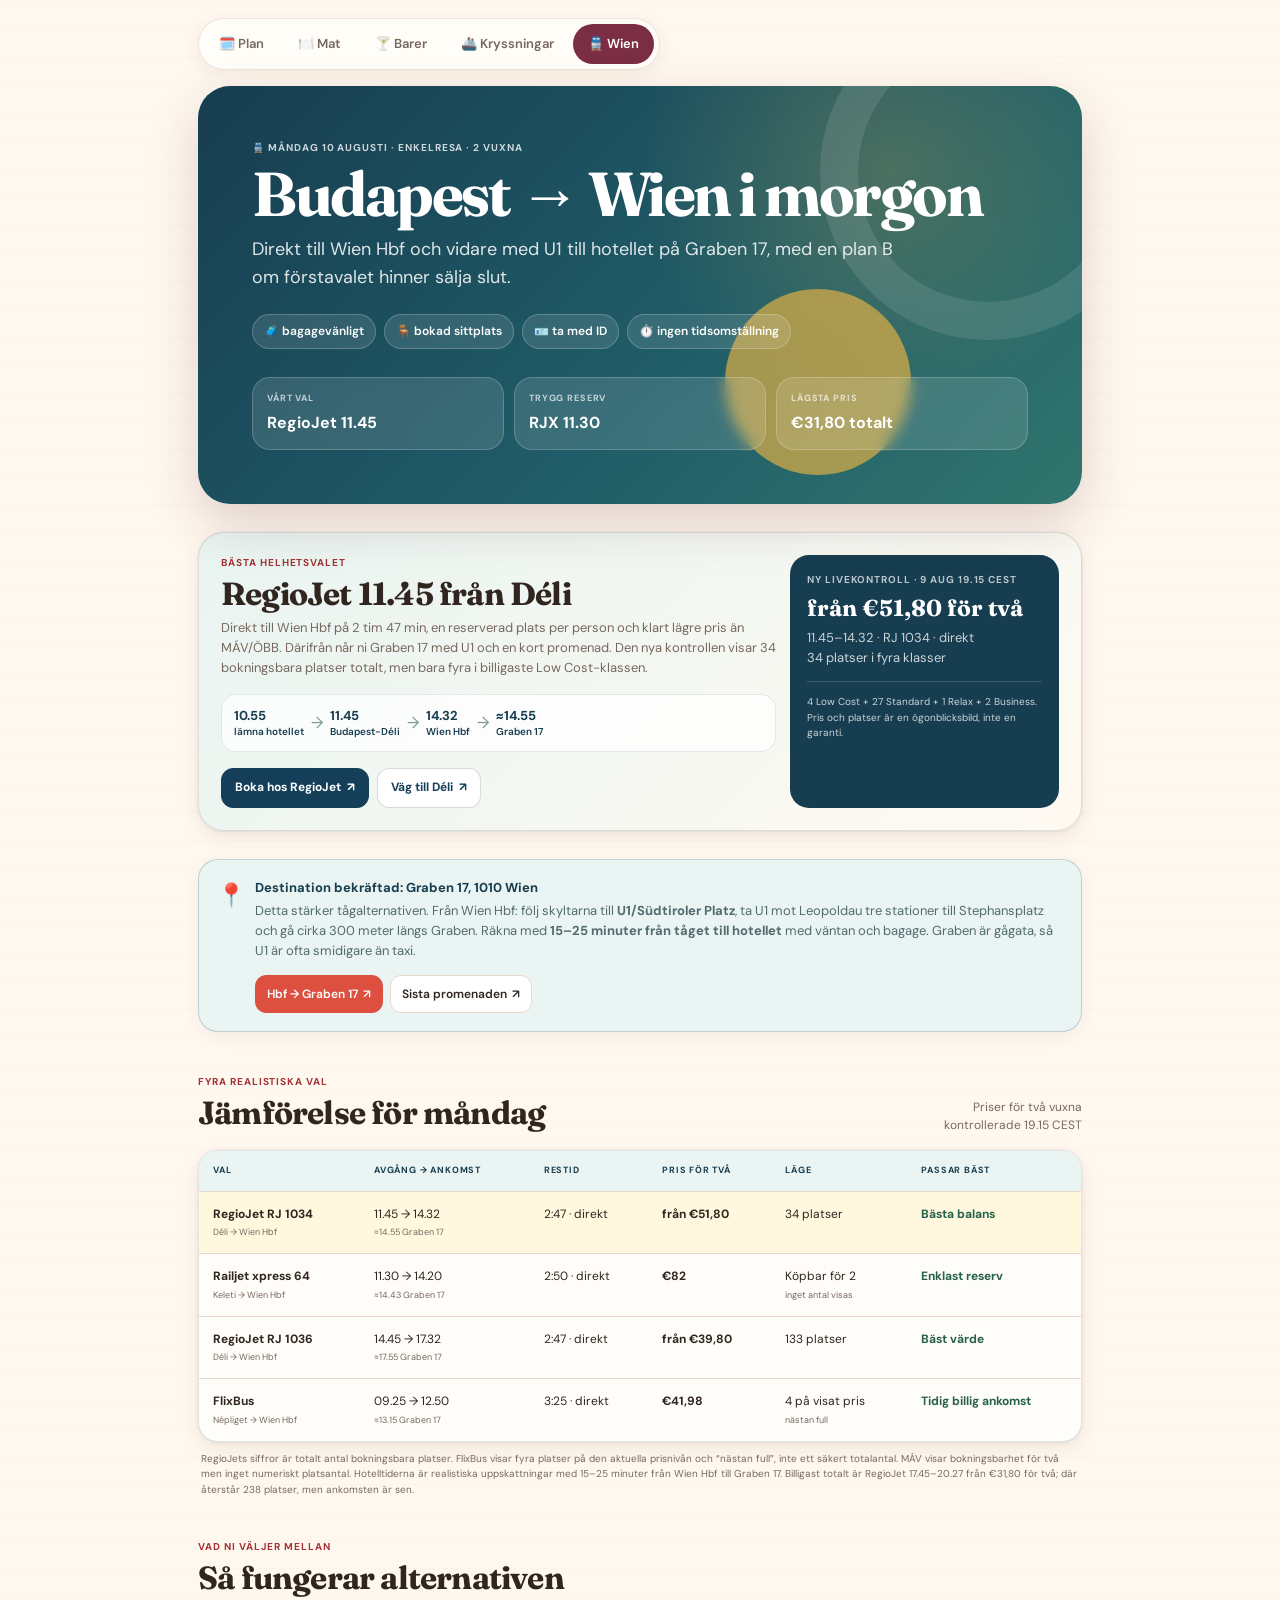
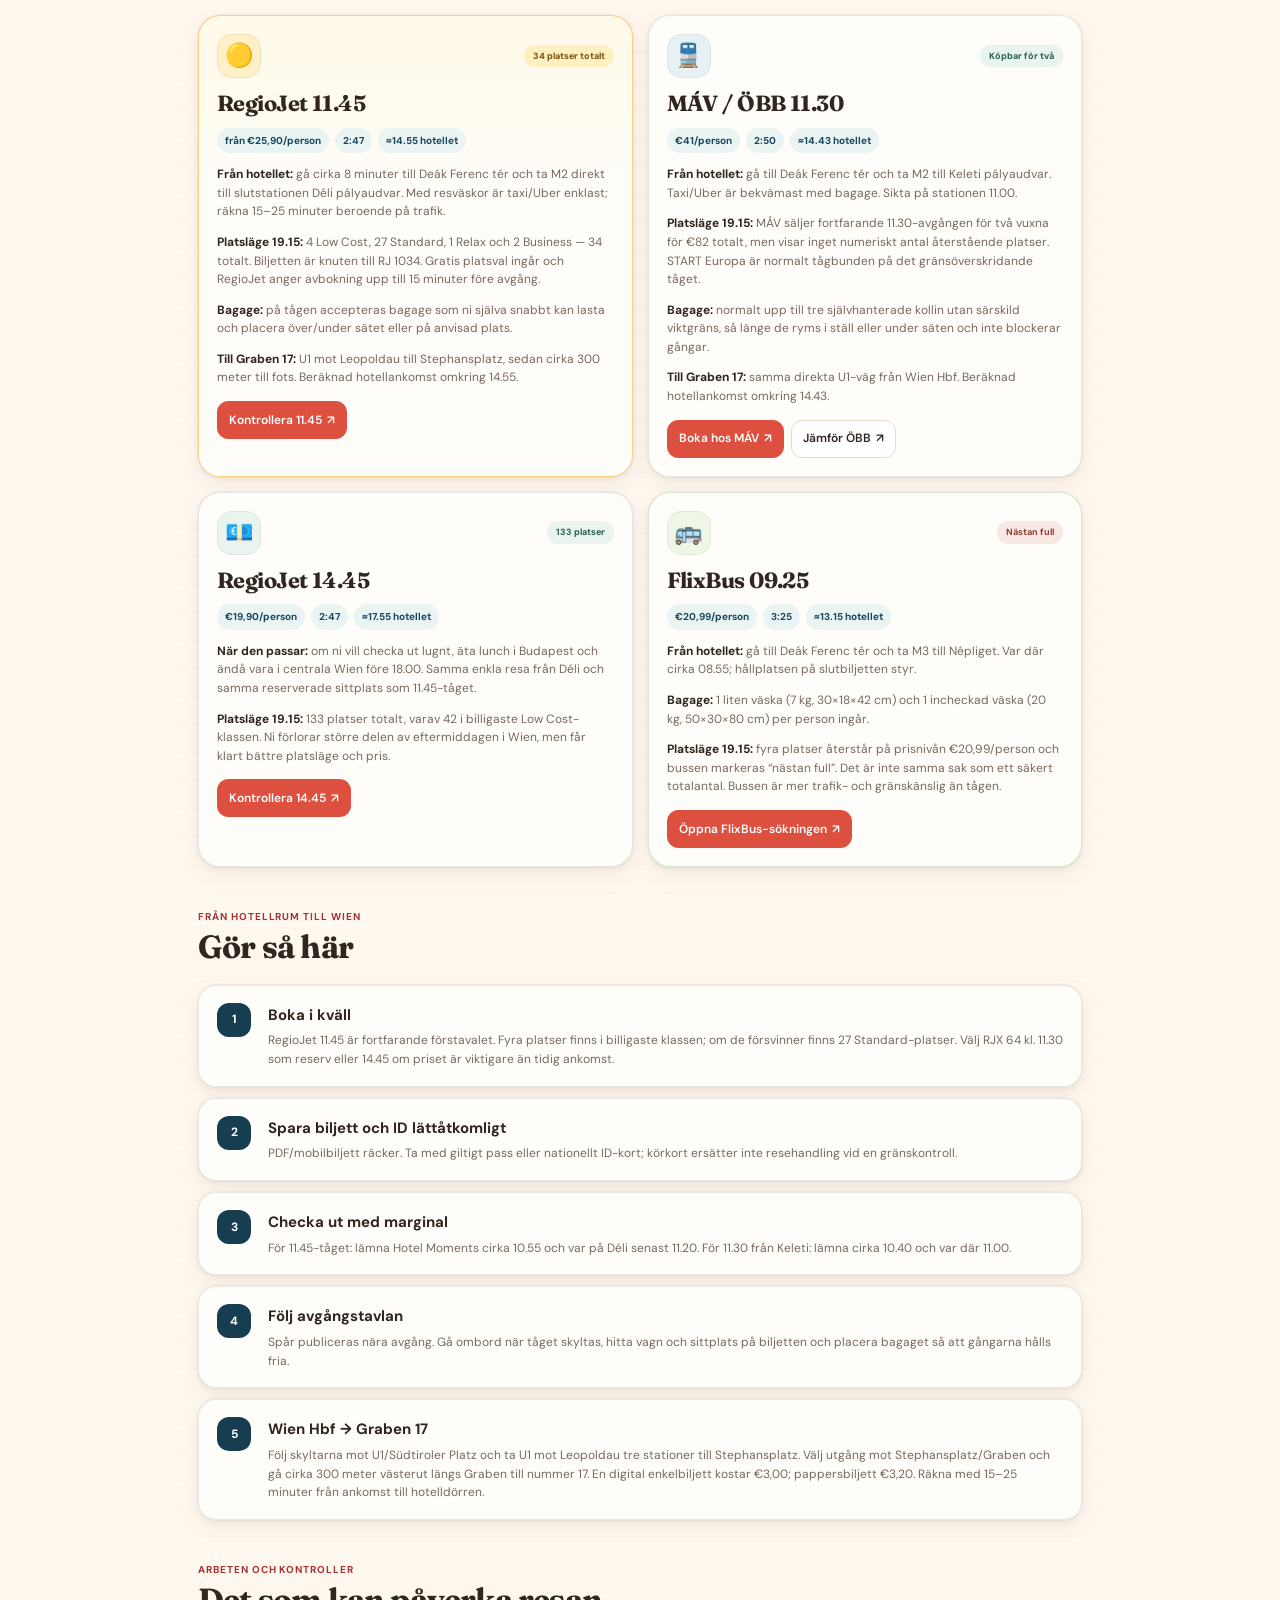
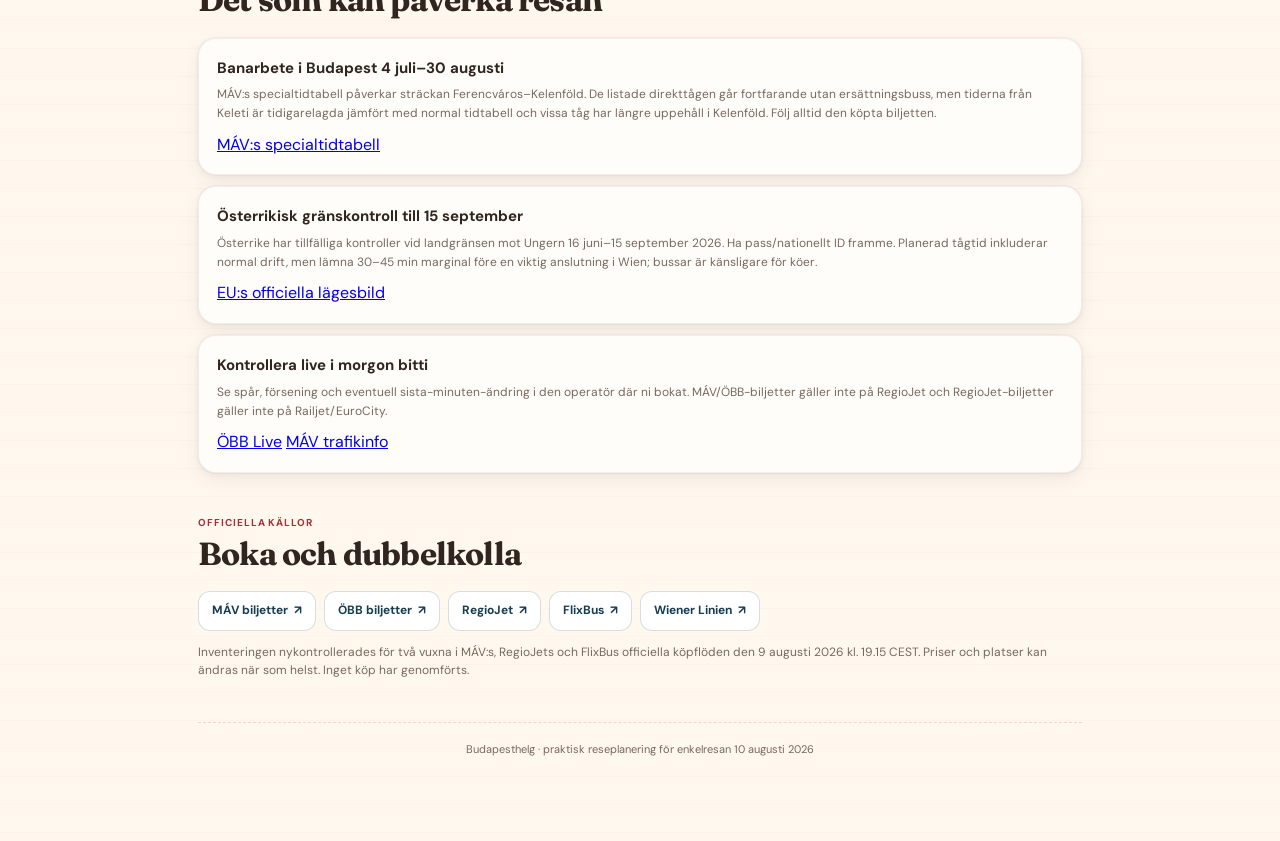
<file: vienna.html>
<!doctype html>
<html lang="sv">
<head>
  <meta charset="utf-8">
  <meta name="viewport" content="width=device-width,initial-scale=1,viewport-fit=cover">
  <meta name="theme-color" content="#fff8ef">
  <meta name="description" content="Praktisk guide för enkelresa från Hotel Moments Budapest till Graben 17 i Wien den 10 augusti 2026 med direkttåg, RegioJet och FlixBus.">
  <title>Budapest till Wien 10 augusti 2026 · Budapesthelg</title>
  <link rel="stylesheet" href="theme.css">
</head>
<body class="vienna-page">
<main class="app">
  <nav class="site-nav" aria-label="Huvudnavigering">
    <a href="index.html">🗓️ Plan</a>
    <a href="restaurants.html">🍽️ Mat</a>
    <a href="bars.html">🍸 Barer</a>
    <a href="cruises.html">🚢 Kryssningar</a>
    <a class="active" href="vienna.html" aria-current="page">🚆 Wien</a>
  </nav>

  <header class="hero">
    <div class="eyebrow">🚆 Måndag 10 augusti · enkelresa · 2 vuxna</div>
    <h1>Budapest → Wien i morgon</h1>
    <p class="lead">Direkt till Wien Hbf och vidare med U1 till hotellet på Graben 17, med en plan B om förstavalet hinner sälja slut.</p>
    <div class="hero-vibes"><span>🧳 bagagevänligt</span><span>🪑 bokad sittplats</span><span>🪪 ta med ID</span><span>⏱️ ingen tidsomställning</span></div>
    <div class="summary">
      <div class="metric"><span class="meta">Vårt val</span><strong>RegioJet 11.45</strong></div>
      <div class="metric"><span class="meta">Trygg reserv</span><strong>RJX 11.30</strong></div>
      <div class="metric"><span class="meta">Lägsta pris</span><strong>€31,80 totalt</strong></div>
    </div>
  </header>

  <section class="vienna-verdict" aria-labelledby="verdict-title">
    <div class="verdict-copy">
      <div class="eyebrow">Bästa helhetsvalet</div>
      <h2 id="verdict-title">RegioJet 11.45 från Déli</h2>
      <p>Direkt till Wien Hbf på 2 tim 47 min, en reserverad plats per person och klart lägre pris än MÁV/ÖBB. Därifrån når ni Graben 17 med U1 och en kort promenad. Den nya kontrollen visar 34 bokningsbara platser totalt, men bara fyra i billigaste Low Cost-klassen.</p>
      <div class="journey-line" aria-label="Resans tider">
        <span><b>10.55</b> lämna hotellet</span><i>→</i><span><b>11.45</b> Budapest-Déli</span><i>→</i><span><b>14.32</b> Wien Hbf</span><i>→</i><span><b>≈14.55</b> Graben 17</span>
      </div>
      <div class="verdict-actions">
        <a class="primary" href="https://regiojet.com/" target="_blank" rel="noopener">Boka hos RegioJet</a>
        <a href="https://www.google.com/maps/dir/?api=1&origin=Hotel+Moments+Budapest%2C+Andr%C3%A1ssy+%C3%BAt+8&destination=Budapest-D%C3%A9li+railway+station&travelmode=transit" target="_blank" rel="noopener">Väg till Déli</a>
      </div>
    </div>
    <aside class="verdict-alt">
      <span>Ny livekontroll · 9 aug 19.15 CEST</span>
      <strong>från €51,80 för två</strong>
      <p>11.45–14.32 · RJ 1034 · direkt<br>34 platser i fyra klasser</p>
      <p class="booking-caveat">4 Low Cost + 27 Standard + 1 Relax + 2 Business. Pris och platser är en ögonblicksbild, inte en garanti.</p>
    </aside>
  </section>

  <div class="notice vienna-alert destination-confirmed">
    <strong>Destination bekräftad: Graben 17, 1010 Wien</strong>
    <p>Detta stärker tågalternativen. Från Wien Hbf: följ skyltarna till <b>U1/Südtiroler Platz</b>, ta U1 mot Leopoldau tre stationer till Stephansplatz och gå cirka 300 meter längs Graben. Räkna med <b>15–25 minuter från tåget till hotellet</b> med väntan och bagage. Graben är gågata, så U1 är ofta smidigare än taxi.</p>
    <div class="actions"><a class="primary" href="https://www.google.com/maps/dir/?api=1&amp;origin=Wien+Hauptbahnhof&amp;destination=Graben+17%2C+1010+Wien%2C+Austria&amp;travelmode=transit" target="_blank" rel="noopener">Hbf → Graben 17</a><a href="https://www.google.com/maps/dir/?api=1&amp;origin=Stephansplatz%2C+Wien&amp;destination=Graben+17%2C+1010+Wien%2C+Austria&amp;travelmode=walking" target="_blank" rel="noopener">Sista promenaden</a></div>
  </div>

  <section class="section" aria-labelledby="compare-title">
    <div class="section-head">
      <div><div class="eyebrow">Fyra realistiska val</div><h2 id="compare-title">Jämförelse för måndag</h2></div>
      <p>Priser för två vuxna<br>kontrollerade 19.15 CEST</p>
    </div>
    <p class="swipe-hint">← Svep tabellen i sidled →</p>
    <div class="travel-table-wrap">
      <table class="travel-table">
        <thead><tr><th>Val</th><th>Avgång → ankomst</th><th>Restid</th><th>Pris för två</th><th>Läge</th><th>Passar bäst</th></tr></thead>
        <tbody>
          <tr class="best"><td><b>RegioJet RJ 1034</b><small>Déli → Wien Hbf</small></td><td>11.45 → 14.32<small>≈14.55 Graben 17</small></td><td>2:47 · direkt</td><td><b>från €51,80</b></td><td>34 platser</td><td>Bästa balans</td></tr>
          <tr><td><b>Railjet xpress 64</b><small>Keleti → Wien Hbf</small></td><td>11.30 → 14.20<small>≈14.43 Graben 17</small></td><td>2:50 · direkt</td><td><b>€82</b></td><td>Köpbar för 2<small>inget antal visas</small></td><td>Enklast reserv</td></tr>
          <tr><td><b>RegioJet RJ 1036</b><small>Déli → Wien Hbf</small></td><td>14.45 → 17.32<small>≈17.55 Graben 17</small></td><td>2:47 · direkt</td><td><b>från €39,80</b></td><td>133 platser</td><td>Bäst värde</td></tr>
          <tr><td><b>FlixBus</b><small>Népliget → Wien Hbf</small></td><td>09.25 → 12.50<small>≈13.15 Graben 17</small></td><td>3:25 · direkt</td><td><b>€41,98</b></td><td>4 på visat pris<small>nästan full</small></td><td>Tidig billig ankomst</td></tr>
        </tbody>
      </table>
    </div>
    <p class="table-note">RegioJets siffror är totalt antal bokningsbara platser. FlixBus visar fyra platser på den aktuella prisnivån och “nästan full”, inte ett säkert totalantal. MÁV visar bokningsbarhet för två men inget numeriskt platsantal. Hotelltiderna är realistiska uppskattningar med 15–25 minuter från Wien Hbf till Graben 17. Billigast totalt är RegioJet 17.45–20.27 från €31,80 för två; där återstår 238 platser, men ankomsten är sen.</p>
  </section>

  <section class="section" aria-labelledby="options-title">
    <div class="section-head"><div><div class="eyebrow">Vad ni väljer mellan</div><h2 id="options-title">Så fungerar alternativen</h2></div></div>
    <div class="travel-grid">
      <article class="travel-card featured">
        <div class="travel-card-head"><span class="travel-icon">🟡</span><span class="travel-status warning">34 platser totalt</span></div>
        <h3>RegioJet 11.45</h3>
        <div class="travel-facts"><span>från €25,90/person</span><span>2:47</span><span>≈14.55 hotellet</span></div>
        <p><b>Från hotellet:</b> gå cirka 8 minuter till Deák Ferenc tér och ta M2 direkt till slutstationen Déli pályaudvar. Med resväskor är taxi/Uber enklast; räkna 15–25 minuter beroende på trafik.</p>
        <p><b>Platsläge 19.15:</b> 4 Low Cost, 27 Standard, 1 Relax och 2 Business — 34 totalt. Biljetten är knuten till RJ 1034. Gratis platsval ingår och RegioJet anger avbokning upp till 15 minuter före avgång.</p>
        <p><b>Bagage:</b> på tågen accepteras bagage som ni själva snabbt kan lasta och placera över/under sätet eller på anvisad plats.</p>
        <p><b>Till Graben 17:</b> U1 mot Leopoldau till Stephansplatz, sedan cirka 300 meter till fots. Beräknad hotellankomst omkring 14.55.</p>
        <div class="actions"><a class="primary" href="https://regiojet.com/" target="_blank" rel="noopener">Kontrollera 11.45</a></div>
      </article>

      <article class="travel-card">
        <div class="travel-card-head"><span class="travel-icon rail">🚆</span><span class="travel-status good">Köpbar för två</span></div>
        <h3>MÁV / ÖBB 11.30</h3>
        <div class="travel-facts"><span>€41/person</span><span>2:50</span><span>≈14.43 hotellet</span></div>
        <p><b>Från hotellet:</b> gå till Deák Ferenc tér och ta M2 till Keleti pályaudvar. Taxi/Uber är bekvämast med bagage. Sikta på stationen 11.00.</p>
        <p><b>Platsläge 19.15:</b> MÁV säljer fortfarande 11.30-avgången för två vuxna för €82 totalt, men visar inget numeriskt antal återstående platser. START Europa är normalt tågbunden på det gränsöverskridande tåget.</p>
        <p><b>Bagage:</b> normalt upp till tre självhanterade kollin utan särskild viktgräns, så länge de ryms i ställ eller under säten och inte blockerar gångar.</p>
        <p><b>Till Graben 17:</b> samma direkta U1-väg från Wien Hbf. Beräknad hotellankomst omkring 14.43.</p>
        <div class="actions"><a class="primary" href="https://jegy.mav.hu/?lang=en" target="_blank" rel="noopener">Boka hos MÁV</a><a href="https://shop.oebbtickets.at/en/ticket" target="_blank" rel="noopener">Jämför ÖBB</a></div>
      </article>

      <article class="travel-card">
        <div class="travel-card-head"><span class="travel-icon value">💶</span><span class="travel-status good">133 platser</span></div>
        <h3>RegioJet 14.45</h3>
        <div class="travel-facts"><span>€19,90/person</span><span>2:47</span><span>≈17.55 hotellet</span></div>
        <p><b>När den passar:</b> om ni vill checka ut lugnt, äta lunch i Budapest och ändå vara i centrala Wien före 18.00. Samma enkla resa från Déli och samma reserverade sittplats som 11.45-tåget.</p>
        <p><b>Platsläge 19.15:</b> 133 platser totalt, varav 42 i billigaste Low Cost-klassen. Ni förlorar större delen av eftermiddagen i Wien, men får klart bättre platsläge och pris.</p>
        <div class="actions"><a class="primary" href="https://regiojet.com/" target="_blank" rel="noopener">Kontrollera 14.45</a></div>
      </article>

      <article class="travel-card bus-card">
        <div class="travel-card-head"><span class="travel-icon bus">🚌</span><span class="travel-status danger">Nästan full</span></div>
        <h3>FlixBus 09.25</h3>
        <div class="travel-facts"><span>€20,99/person</span><span>3:25</span><span>≈13.15 hotellet</span></div>
        <p><b>Från hotellet:</b> gå till Deák Ferenc tér och ta M3 till Népliget. Var där cirka 08.55; hållplatsen på slutbiljetten styr.</p>
        <p><b>Bagage:</b> 1 liten väska (7 kg, 30×18×42 cm) och 1 incheckad väska (20 kg, 50×30×80 cm) per person ingår.</p>
        <p><b>Platsläge 19.15:</b> fyra platser återstår på prisnivån €20,99/person och bussen markeras “nästan full”. Det är inte samma sak som ett säkert totalantal. Bussen är mer trafik- och gränskänslig än tågen.</p>
        <div class="actions"><a class="primary" href="https://shop.flixbus.at/search?departureCity=1795&amp;arrivalCity=1394&amp;route=Budapest-Wien&amp;rideDate=10.08.2026&amp;adult=2" target="_blank" rel="noopener">Öppna FlixBus-sökningen</a></div>
      </article>
    </div>
  </section>

  <section class="section" aria-labelledby="steps-title">
    <div class="section-head"><div><div class="eyebrow">Från hotellrum till Wien</div><h2 id="steps-title">Gör så här</h2></div></div>
    <ol class="step-list">
      <li><span>1</span><div><strong>Boka i kväll</strong><p>RegioJet 11.45 är fortfarande förstavalet. Fyra platser finns i billigaste klassen; om de försvinner finns 27 Standard-platser. Välj RJX 64 kl. 11.30 som reserv eller 14.45 om priset är viktigare än tidig ankomst.</p></div></li>
      <li><span>2</span><div><strong>Spara biljett och ID lättåtkomligt</strong><p>PDF/mobilbiljett räcker. Ta med giltigt pass eller nationellt ID-kort; körkort ersätter inte resehandling vid en gränskontroll.</p></div></li>
      <li><span>3</span><div><strong>Checka ut med marginal</strong><p>För 11.45-tåget: lämna Hotel Moments cirka 10.55 och var på Déli senast 11.20. För 11.30 från Keleti: lämna cirka 10.40 och var där 11.00.</p></div></li>
      <li><span>4</span><div><strong>Följ avgångstavlan</strong><p>Spår publiceras nära avgång. Gå ombord när tåget skyltas, hitta vagn och sittplats på biljetten och placera bagaget så att gångarna hålls fria.</p></div></li>
      <li><span>5</span><div><strong>Wien Hbf → Graben 17</strong><p>Följ skyltarna mot U1/Südtiroler Platz och ta U1 mot Leopoldau tre stationer till Stephansplatz. Välj utgång mot Stephansplatz/Graben och gå cirka 300 meter västerut längs Graben till nummer 17. En digital enkelbiljett kostar €3,00; pappersbiljett €3,20. Räkna med 15–25 minuter från ankomst till hotelldörren.</p></div></li>
    </ol>
  </section>

  <section class="section" aria-labelledby="works-title">
    <div class="section-head"><div><div class="eyebrow">Arbeten och kontroller</div><h2 id="works-title">Det som kan påverka resan</h2></div></div>
    <div class="practical-list">
      <div class="practical-row"><strong>Banarbete i Budapest 4 juli–30 augusti</strong><p>MÁV:s specialtidtabell påverkar sträckan Ferencváros–Kelenföld. De listade direkttågen går fortfarande utan ersättningsbuss, men tiderna från Keleti är tidigarelagda jämfört med normal tidtabell och vissa tåg har längre uppehåll i Kelenföld. Följ alltid den köpta biljetten.</p><a href="https://www.mavcsoport.hu/sites/default/files/upload/line-lock/v1_hirdetmeny_1_ferencvaros_-_budapest-kelenfold_0620-0626_0704-0830_v0622_0.pdf" target="_blank" rel="noopener">MÁV:s specialtidtabell</a></div>
      <div class="practical-row"><strong>Österrikisk gränskontroll till 15 september</strong><p>Österrike har tillfälliga kontroller vid landgränsen mot Ungern 16 juni–15 september 2026. Ha pass/nationellt ID framme. Planerad tågtid inkluderar normal drift, men lämna 30–45 min marginal före en viktig anslutning i Wien; bussar är känsligare för köer.</p><a href="https://home-affairs.ec.europa.eu/policies/schengen/schengen-area/temporary-reintroduction-border-control_en" target="_blank" rel="noopener">EU:s officiella lägesbild</a></div>
      <div class="practical-row"><strong>Kontrollera live i morgon bitti</strong><p>Se spår, försening och eventuell sista-minuten-ändring i den operatör där ni bokat. MÁV/ÖBB-biljetter gäller inte på RegioJet och RegioJet-biljetter gäller inte på Railjet/EuroCity.</p><a href="https://live.oebb.at/" target="_blank" rel="noopener">ÖBB Live</a> <a href="https://www.mavcsoport.hu/en" target="_blank" rel="noopener">MÁV trafikinfo</a></div>
    </div>
  </section>

  <section class="section sources" aria-labelledby="sources-title">
    <div class="section-head"><div><div class="eyebrow">Officiella källor</div><h2 id="sources-title">Boka och dubbelkolla</h2></div></div>
    <div class="source-links">
      <a href="https://jegy.mav.hu/?lang=en" target="_blank" rel="noopener">MÁV biljetter</a>
      <a href="https://shop.oebbtickets.at/en/ticket" target="_blank" rel="noopener">ÖBB biljetter</a>
      <a href="https://regiojet.com/" target="_blank" rel="noopener">RegioJet</a>
      <a href="https://global.flixbus.com/bus-routes/bus-budapest-vienna" target="_blank" rel="noopener">FlixBus</a>
      <a href="https://www.wienerlinien.at/web/wl-en/tickets" target="_blank" rel="noopener">Wiener Linien</a>
    </div>
    <p class="fine-note">Inventeringen nykontrollerades för två vuxna i MÁV:s, RegioJets och FlixBus officiella köpflöden den 9 augusti 2026 kl. 19.15 CEST. Priser och platser kan ändras när som helst. Inget köp har genomförts.</p>
  </section>

  <p class="footer">Budapesthelg · praktisk reseplanering för enkelresan 10 augusti 2026</p>
</main>
</body>
</html>
</file>
<file: theme.css>
@import url('https://fonts.googleapis.com/css2?family=DM+Sans:wght@400;500;600;700&family=Fraunces:opsz,wght@9..144,600;9..144,700&display=swap');

:root{
  color-scheme:light;
  --bg:#fff8ef;
  --card:#fffdf9;
  --text:#30251f;
  --muted:#77685f;
  --line:#ead9ca;
  --soft:#f7eadc;
  --accent:#dd4f3f;
  --accent-dark:#a43136;
  --accentText:#fff;
  --wine:#7b2d43;
  --green:#28625a;
  --yellow:#f4b942;
  --peach:#f7d8bd;
  --good:#27614c;
  --goodBg:#e8f4ed;
  --shadow:0 0 0 1px rgba(83,50,32,.035),0 7px 20px rgba(83,50,32,.08),0 2px 5px rgba(83,50,32,.05);
  --shadow-hover:0 0 0 1px rgba(83,50,32,.04),0 14px 30px rgba(83,50,32,.12),0 3px 8px rgba(83,50,32,.06);
  --radius:22px;
}

*{box-sizing:border-box}
html{background:var(--bg);scroll-behavior:smooth}
body{
  margin:0;
  overflow-x:hidden;
  background:
    linear-gradient(rgba(133,77,51,.025) 1px,transparent 1px),
    var(--bg);
  background-size:100% 28px;
  color:var(--text);
  font-family:'DM Sans',ui-sans-serif,system-ui,-apple-system,'Segoe UI',sans-serif;
  line-height:1.55;
}
body::selection{background:var(--yellow);color:var(--text)}
.app{width:min(920px,100%);margin:auto;padding:18px 18px 72px}

.site-nav{
  display:flex;
  align-items:center;
  gap:4px;
  width:max-content;
  max-width:100%;
  min-height:52px;
  margin:0 0 16px;
  padding:5px;
  border:1px solid rgba(123,45,67,.12);
  border-radius:999px;
  background:rgba(255,253,249,.92);
  box-shadow:0 5px 18px rgba(83,50,32,.07);
  backdrop-filter:blur(12px);
}
.site-nav a{
  display:flex;
  align-items:center;
  min-height:40px;
  padding:9px 15px;
  border-radius:999px;
  color:var(--muted);
  font-size:13px;
  font-weight:600;
  text-decoration:none;
  transition:background .18s ease,color .18s ease,transform .18s ease;
}
.site-nav a:hover{background:var(--soft);color:var(--text);transform:translateY(-1px)}
.site-nav a.active{background:var(--wine);color:#fff}

.hero{
  position:relative;
  isolation:isolate;
  overflow:hidden;
  margin-bottom:20px;
  padding:clamp(28px,6vw,54px);
  border-radius:32px;
  color:#fff;
  box-shadow:0 20px 50px rgba(81,36,39,.18);
}
.hero::before{
  content:"";
  position:absolute;
  z-index:-2;
  inset:0;
  background:var(--wine);
}
.hero::after{
  content:"";
  position:absolute;
  z-index:-1;
  width:260px;
  height:260px;
  right:-74px;
  top:-82px;
  border:38px solid rgba(255,255,255,.13);
  border-radius:50%;
  box-shadow:-170px 210px 0 -75px rgba(244,185,66,.55);
}
.restaurant-page .hero::before{background:var(--green)}
.restaurant-page .hero::after{box-shadow:-170px 210px 0 -75px rgba(247,216,189,.65)}
.bars-page .hero::before{background:#412b58}
.bars-page .hero::after{box-shadow:-170px 210px 0 -75px rgba(244,185,66,.58)}
.hero .eyebrow{color:rgba(255,255,255,.78)}
.hero h1{
  max-width:690px;
  margin:8px 0 12px;
  color:#fff;
  font-family:'Fraunces',Georgia,serif;
  font-size:clamp(34px,8vw,62px);
  font-weight:700;
  line-height:.98;
  letter-spacing:-.04em;
  text-wrap:balance;
}
.hero .lead{max-width:650px;margin:0;color:rgba(255,255,255,.86);font-size:clamp(15px,2.4vw,18px);text-wrap:pretty}
.hero-vibes{display:flex;flex-wrap:wrap;gap:8px;margin-top:22px}
.hero-vibes span{
  display:inline-flex;
  align-items:center;
  min-height:34px;
  padding:7px 11px;
  border:1px solid rgba(255,255,255,.22);
  border-radius:999px;
  background:rgba(255,255,255,.11);
  color:#fff;
  font-size:12px;
  font-weight:600;
}

.eyebrow,.meta,.tag,.sub,.chance{
  font-family:'DM Sans',ui-sans-serif,system-ui,sans-serif;
  text-transform:uppercase;
  letter-spacing:.095em;
}
.eyebrow{font-size:10px;font-weight:700;color:var(--accent-dark)}
h2{
  margin:5px 0;
  color:var(--text);
  font-family:'Fraunces',Georgia,serif;
  font-size:clamp(24px,4vw,32px);
  line-height:1.1;
  letter-spacing:-.025em;
}

.summary{display:grid;grid-template-columns:repeat(3,minmax(0,1fr));gap:10px;margin:28px 0 0}
.metric{
  min-width:0;
  padding:14px;
  border:1px solid rgba(255,255,255,.2);
  border-radius:18px;
  background:rgba(255,255,255,.12);
  backdrop-filter:blur(7px);
}
.metric .meta{display:block;color:rgba(255,255,255,.7);font-size:9px;font-weight:700}
.metric strong{display:block;margin-top:5px;color:#fff;font-size:16px;font-weight:700}

/* Destination postcards */
.postcards{
  display:grid;
  grid-template-columns:1.45fr 1fr 1fr;
  grid-template-rows:145px 145px;
  gap:10px;
  margin:20px 0 24px;
}
.postcard{
  position:relative;
  overflow:hidden;
  min-width:0;
  margin:0;
  border-radius:20px;
  background:var(--soft);
  box-shadow:var(--shadow);
}
.postcard:first-child{grid-row:span 2}
.postcard img{width:100%;height:100%;object-fit:cover;transition:transform .45s ease}
.postcard:hover img{transform:scale(1.035)}
.postcard::after{content:"";position:absolute;inset:42% 0 0;background:linear-gradient(transparent,rgba(29,18,15,.82));pointer-events:none}
.postcard figcaption{position:absolute;z-index:1;left:13px;right:13px;bottom:11px;color:#fff;font-size:13px;font-weight:700;text-shadow:0 1px 8px rgba(0,0,0,.55)}
.postcard figcaption span{display:block;font-size:10px;font-weight:500;opacity:.82}
.postcard figcaption a{color:inherit;text-decoration:none}

/* Itinerary */
.tabs{
  position:sticky;
  top:8px;
  z-index:10;
  display:grid;
  grid-template-columns:repeat(4,1fr);
  gap:5px;
  margin:0;
  padding:7px;
  border:1px solid rgba(123,45,67,.11);
  border-radius:18px;
  background:rgba(255,248,239,.93);
  box-shadow:0 7px 22px rgba(83,50,32,.08);
  backdrop-filter:blur(14px);
}
button{font:inherit;cursor:pointer}
.tabs button,.filters button{
  min-height:44px;
  border:0;
  border-radius:13px;
  background:transparent;
  color:var(--muted);
  font-weight:600;
  transition:background .18s ease,color .18s ease,transform .18s ease;
}
.tabs button:hover,.filters button:hover{background:var(--soft);color:var(--text)}
.tabs button.active,.filters button.active{background:var(--accent);color:#fff;box-shadow:0 5px 12px rgba(221,79,63,.22)}
.tabs button span{display:block;font-size:13px}
.tabs button small{display:block;margin-top:1px;font-size:9px;font-weight:500;opacity:.75}
.day-head{padding:36px 4px 16px}
.day-head p{max-width:650px;margin:7px 0 0;color:var(--muted);font-size:14px}
.schedule{display:grid;gap:12px;border:0;background:transparent;overflow:visible}
.item{
  display:grid;
  grid-template-columns:38px minmax(0,1fr);
  gap:13px;
  padding:18px;
  border:1px solid rgba(123,45,67,.08) !important;
  border-radius:var(--radius);
  background:var(--card);
  box-shadow:var(--shadow);
  transition:transform .2s ease,box-shadow .2s ease;
}
.item:hover{transform:translateY(-2px);box-shadow:var(--shadow-hover)}
.item.feature{background:#fff1e6;border-color:rgba(221,79,63,.2)!important}
.num{
  display:grid;
  place-items:center;
  width:34px;
  height:34px;
  border:0;
  border-radius:12px;
  background:var(--accent);
  color:#fff;
  font-size:12px;
  font-weight:700;
  box-shadow:0 5px 12px rgba(221,79,63,.2);
}
.item-top{display:flex;align-items:center;justify-content:space-between;gap:10px}
.time{color:var(--accent-dark);font-size:12px;font-weight:700}
.tag{padding:4px 8px;border:0;border-radius:999px;background:var(--soft);color:var(--wine);font-size:9px;font-weight:700;white-space:nowrap}
.item h3{margin:9px 0 4px;color:var(--text);font-size:17px;letter-spacing:-.015em}
.item p{margin:0;color:var(--muted);font-size:13px}
.links,.actions{display:flex;flex-wrap:wrap;gap:7px;margin-top:13px}
.links a,.practical a,.actions a{
  display:inline-flex;
  align-items:center;
  justify-content:center;
  min-height:38px;
  padding:8px 11px;
  border:1px solid var(--line);
  border-radius:11px;
  background:#fff;
  color:var(--text);
  font-size:12px;
  font-weight:600;
  text-decoration:none;
  transition:transform .18s ease,box-shadow .18s ease,border-color .18s ease;
}
.links a:hover,.practical a:hover,.actions a:hover{transform:translateY(-1px);border-color:var(--accent);box-shadow:0 5px 12px rgba(83,50,32,.08)}
.feature .links a:first-child,.actions a.primary{border-color:var(--accent);background:var(--accent);color:#fff}
.links a::after,.practical a::after,.actions a::after{content:"↗";margin-left:5px}
.practical{margin-top:42px}
.practical-list{display:grid;gap:11px;border:0;background:transparent;overflow:visible}
.practical-row{padding:17px 18px;border:1px solid rgba(123,45,67,.08)!important;border-radius:18px;background:var(--card);box-shadow:var(--shadow)}
.practical-row strong{font-size:15px}
.practical-row p{margin:5px 0 10px;color:var(--muted);font-size:12px}

/* Restaurant guide */
.notice{
  position:relative;
  margin:20px 0;
  padding:18px 18px 18px 56px;
  border:1px solid rgba(244,185,66,.45);
  border-radius:20px;
  background:#fff3ce;
  box-shadow:0 5px 16px rgba(83,50,32,.06);
  font-size:13px;
}
.notice::before{content:"💡";position:absolute;left:18px;top:18px;font-size:23px}
.notice strong{display:block;margin-bottom:3px;color:#6d4111}
.notice p{margin:0;color:#765d40}
.filters{
  position:sticky;
  top:8px;
  z-index:10;
  display:flex;
  flex-wrap:nowrap;
  gap:5px;
  margin:22px 0;
  padding:7px;
  overflow-x:auto;
  scrollbar-width:none;
  border:1px solid rgba(40,98,90,.13);
  border-radius:18px;
  background:rgba(255,248,239,.94);
  box-shadow:0 7px 22px rgba(83,50,32,.08);
  backdrop-filter:blur(14px);
}
.filters::-webkit-scrollbar{display:none}
.filters button{flex:none;padding:9px 13px;font-size:12px}
.section{margin-top:42px}
.section-head{display:flex;align-items:end;justify-content:space-between;gap:16px;margin-bottom:15px}
.section-head p{margin:0;color:var(--muted);font-size:12px;text-align:right}
.list{display:grid;gap:15px;border:0;background:transparent;overflow:visible}
.restaurant{
  overflow:hidden;
  padding:18px;
  border:1px solid rgba(40,98,90,.1)!important;
  border-radius:var(--radius);
  background:var(--card);
  box-shadow:var(--shadow);
  transition:transform .2s ease,box-shadow .2s ease;
}
.restaurant:hover{transform:translateY(-2px);box-shadow:var(--shadow-hover)}
.restaurant-photo{position:relative;overflow:hidden;height:225px;margin:-18px -18px 18px;border-radius:21px 21px 0 0;background:var(--soft)}
.restaurant-photo img{width:100%;height:100%;object-fit:cover;transition:transform .45s ease}
.restaurant:hover .restaurant-photo img{transform:scale(1.025)}
.restaurant-photo figcaption{position:absolute;right:10px;bottom:9px;padding:4px 8px;border-radius:999px;background:rgba(30,24,20,.65);color:#fff;font-size:9px;backdrop-filter:blur(7px)}
.restaurant-photo a{color:inherit;text-decoration:none}
.restaurant-top{display:flex;align-items:start;justify-content:space-between;gap:12px}
.restaurant h3{margin:0;color:var(--text);font-family:'Fraunces',Georgia,serif;font-size:22px;letter-spacing:-.025em}
.sub{margin-top:3px;color:var(--muted);font-size:9px;font-weight:700}
.chance{flex:none;padding:5px 9px;border:0;border-radius:999px;background:var(--soft);color:var(--wine);font-size:9px;font-weight:700}
.chance.good{background:var(--goodBg);color:var(--good)}
.desc{margin:13px 0 0;color:var(--muted);font-size:13px}
.diet{margin-top:12px;padding:11px 12px;border:0!important;border-radius:12px;background:#edf5ee;color:#355549;font-size:12px}
.diet strong,.tip strong{font-weight:700}
.tip{margin-top:10px;font-size:12px}
.actions{margin-top:14px}
.fine-note{margin:12px 0 0;color:var(--muted);font-size:12px}
.empty{padding:32px;text-align:center;color:var(--muted);font-size:13px}

/* Outdoor bar guide */
.terrace-notice{border-color:rgba(65,43,88,.18);background:#f2ebf7}
.terrace-notice::before{content:"☀️"}
.terrace-notice strong{color:#412b58}
.terrace-notice p{color:#685a70}
.quick-picks{margin:34px 0 14px}
.pick-grid{display:grid;grid-template-columns:repeat(3,minmax(0,1fr));gap:11px}
.pick{display:flex;gap:11px;min-width:0;padding:15px;border:1px solid rgba(65,43,88,.1);border-radius:18px;background:var(--card);box-shadow:var(--shadow)}
.pick>span{font-size:23px;line-height:1}
.pick strong{font-family:'Fraunces',Georgia,serif;font-size:16px}
.pick p{margin:3px 0 0;color:var(--muted);font-size:11px;line-height:1.45}
.bar-list{display:grid;grid-template-columns:repeat(2,minmax(0,1fr));gap:15px}
.bar-card{overflow:hidden;min-width:0;padding:18px;border:1px solid rgba(65,43,88,.1);border-radius:var(--radius);background:var(--card);box-shadow:var(--shadow);transition:transform .2s ease,box-shadow .2s ease}
.bar-card:hover{transform:translateY(-2px);box-shadow:var(--shadow-hover)}
.bar-card.featured{border-color:rgba(123,45,67,.17)}
.bar-card[hidden],.bar-section[hidden]{display:none!important}
.bar-photo{position:relative;overflow:hidden;height:205px;margin:-18px -18px 18px;border-radius:21px 21px 0 0;background:var(--soft)}
.bar-photo img{width:100%;height:100%;object-fit:cover;transition:transform .45s ease}
.bar-card:hover .bar-photo img{transform:scale(1.025)}
.bar-photo figcaption{position:absolute;right:10px;bottom:9px;padding:4px 8px;border-radius:999px;background:rgba(30,24,20,.68);color:#fff;font-size:9px;backdrop-filter:blur(7px)}
.bar-photo a{color:inherit;text-decoration:none}
.bar-illustration{display:flex;flex-direction:column;align-items:center;justify-content:center;color:#fff;text-align:center}
.bar-illustration::after{content:"";position:absolute;inset:0;background:radial-gradient(circle at 70% 22%,rgba(255,255,255,.26),transparent 30%),linear-gradient(135deg,transparent 0 46%,rgba(255,255,255,.08) 46% 48%,transparent 48%)}
.bar-illustration.cork-art{background:linear-gradient(135deg,#6f3347,#a95c4f)}
.bar-illustration.basilica-art{background:linear-gradient(135deg,#9a6a35,#d59a4a)}
.bar-illustration span,.bar-illustration strong,.bar-illustration small{position:relative;z-index:1}
.bar-illustration span{font-size:45px;filter:drop-shadow(0 5px 8px rgba(0,0,0,.18))}
.bar-illustration strong{margin-top:6px;font-family:'Fraunces',Georgia,serif;font-size:22px;letter-spacing:-.02em}
.bar-illustration small{margin-top:2px;font-size:9px;font-weight:700;letter-spacing:.14em;text-transform:uppercase;opacity:.8}
.bar-top{display:flex;align-items:flex-start;justify-content:space-between;gap:10px}
.bar-card h3{margin:0;color:var(--text);font-family:'Fraunces',Georgia,serif;font-size:21px;line-height:1.12;letter-spacing:-.025em}
.outdoor{flex:none;max-width:46%;padding:5px 8px;border-radius:999px;font-family:'DM Sans',ui-sans-serif,system-ui,sans-serif;font-size:8px;font-weight:700;line-height:1.25;letter-spacing:.07em;text-align:center;text-transform:uppercase}
.outdoor.confirmed{background:var(--goodBg);color:var(--good)}
.outdoor.check{background:#fff0c2;color:#76510a}
.bar-facts{display:flex;flex-wrap:wrap;gap:6px;margin-top:12px}
.bar-facts span{padding:5px 8px;border-radius:999px;background:var(--soft);color:var(--wine);font-size:10px;font-weight:600}
.bar-plan{margin-top:48px}

/* Danube cruise comparison */
.cruises-page .hero::before{
  background:
    linear-gradient(100deg,rgba(13,47,68,.96) 0%,rgba(20,67,91,.88) 56%,rgba(20,67,91,.58) 100%),
    url('assets/parliament.webp') center 42%/cover;
}
.cruises-page .hero::after{border-color:rgba(255,255,255,.11);box-shadow:-170px 210px 0 -75px rgba(244,185,66,.62)}
.cruises-page .hero h1{max-width:730px}
.cruise-alert{border-color:rgba(184,107,30,.3);background:#fff0c9}
.cruise-alert::before{content:""}
.cruise-alert{padding-left:20px}
.cruise-alert a{color:#6d4111;font-weight:700}
.cruise-verdict{display:grid;grid-template-columns:minmax(0,1.55fr) minmax(230px,.75fr);gap:14px;margin:28px 0;padding:22px;border:1px solid rgba(21,63,89,.13);border-radius:26px;background:linear-gradient(135deg,#eaf4f6,#fffaf2);box-shadow:var(--shadow)}
.verdict-copy p,.verdict-alt p{margin:7px 0 0;color:var(--muted);font-size:13px}
.booking-facts{display:grid;grid-template-columns:repeat(2,minmax(0,1fr));gap:7px;margin-top:14px}
.booking-facts span{display:flex;flex-direction:column;min-width:0;padding:9px 11px;border:1px solid rgba(21,63,89,.11);border-radius:12px;background:rgba(255,255,255,.72);color:#153f59;font-size:12px;font-weight:700}
.booking-facts b{margin-bottom:2px;color:var(--muted);font-size:8px;letter-spacing:.09em;text-transform:uppercase}
.verdict-actions{display:flex;flex-wrap:wrap;gap:8px;margin-top:16px}
.verdict-actions a{display:inline-flex;align-items:center;justify-content:center;min-height:40px;padding:9px 13px;border:1px solid rgba(21,63,89,.18);border-radius:12px;background:#fff;color:#153f59;font-size:12px;font-weight:700;text-decoration:none}
.verdict-actions a.primary{border-color:#153f59;background:#153f59;color:#fff}
.verdict-actions a::after{content:"↗";margin-left:6px}
.verdict-alt{align-self:stretch;padding:17px;border-radius:19px;background:#153f59;color:#fff}
.verdict-alt span{display:block;color:rgba(255,255,255,.7);font-size:10px;font-weight:700;letter-spacing:.09em;text-transform:uppercase}
.verdict-alt strong{display:block;margin-top:8px;font-family:'Fraunces',Georgia,serif;font-size:23px;line-height:1.1}
.verdict-alt p{color:rgba(255,255,255,.78)}
.verdict-alt .booking-caveat{margin-top:13px;padding-top:12px;border-top:1px solid rgba(255,255,255,.16);font-size:10px}
.cruise-table-wrap{max-width:100%;overflow-x:auto;border:1px solid rgba(21,63,89,.12);border-radius:20px;background:var(--card);box-shadow:var(--shadow);scrollbar-width:thin}
.cruise-table{width:100%;min-width:830px;border-collapse:collapse;font-size:12px}
.cruise-table th,.cruise-table td{padding:13px 14px;border-bottom:1px solid var(--line);text-align:left;vertical-align:top}
.cruise-table th{background:#edf5f7;color:#153f59;font-size:9px;letter-spacing:.09em;text-transform:uppercase}
.cruise-table tbody tr:last-child td{border-bottom:0}
.cruise-table tr.best td{background:#fff8df}
.cruise-table td:last-child{color:var(--good);font-weight:700}
.table-note{margin:9px 3px 0;color:var(--muted);font-size:10px}
.swipe-hint{display:none;margin:-6px 2px 8px;color:#17465f;font-size:10px;font-weight:700;text-align:right}
.cruise-grid{display:grid;grid-template-columns:repeat(2,minmax(0,1fr));gap:15px}
.cruise-card{min-width:0;padding:18px;border:1px solid rgba(21,63,89,.11);border-radius:var(--radius);background:var(--card);box-shadow:var(--shadow);transition:transform .2s ease,box-shadow .2s ease}
.cruise-card:hover{transform:translateY(-2px);box-shadow:var(--shadow-hover)}
.cruise-card.featured{border-color:rgba(244,185,66,.62);background:linear-gradient(180deg,#fff9e8,#fffdf9 38%)}
.cruise-card.dinner{border-color:rgba(123,45,67,.16)}
.cruise-card.premium{background:linear-gradient(180deg,#fff4ef,#fffdf9 38%)}
.cruise-card-head{display:flex;align-items:center;justify-content:space-between;gap:10px;margin-bottom:13px}
.cruise-icon{display:grid;place-items:center;width:44px;height:44px;flex:none;border-radius:15px;background:#e7f2f5;font-size:23px;box-shadow:inset 0 0 0 1px rgba(21,63,89,.08)}
.cruise-icon.sunset{background:#fff0c8}.cruise-icon.value{background:#e8f4ed}.cruise-icon.drinks{background:#f7e8ef}.cruise-icon.dinner-icon{background:#f6e7e3}.cruise-icon.romance{background:#eee5f3}
.live-status{max-width:70%;padding:6px 9px;border-radius:999px;background:var(--goodBg);color:var(--good);font-size:9px;font-weight:700;line-height:1.2;text-align:center}
.cruise-card h3{margin:5px 0 0;color:var(--text);font-family:'Fraunces',Georgia,serif;font-size:22px;line-height:1.12;letter-spacing:-.025em}
.cruise-card>p{margin:13px 0 0;color:var(--muted);font-size:12px}
.cruise-facts{display:flex;flex-wrap:wrap;gap:6px;margin-top:12px}
.cruise-facts span{padding:5px 8px;border-radius:999px;background:#edf5f7;color:#17465f;font-size:10px;font-weight:700}
.cruise-fit{margin-top:12px;padding:11px 12px;border-radius:13px;background:var(--soft);color:#5f5047;font-size:11px}
.cruise-fit strong{color:var(--text)}
.more-options{margin-top:22px;border-color:rgba(21,63,89,.14);background:#edf5f7}
.more-options::before{content:"➕"}
.more-options strong{color:#153f59}
.more-options ul{margin:9px 0 0;padding-left:18px;color:#51646d;font-size:11px}
.more-options li+li{margin-top:8px}
.more-options b{color:var(--text)}
.more-options a{color:#153f59;font-weight:700}
.sold-out-note{margin-top:22px;border-color:rgba(123,45,67,.16);background:#f7edf0}
.sold-out-note::before{content:"⏱️"}
.sold-out-note strong{color:var(--wine)}
.sold-out-note p{color:#6f5961}
.cruise-practical{margin-top:42px}

/* Budapest to Vienna travel guide */
.vienna-page .hero::before{
  background:
    radial-gradient(circle at 78% 20%,rgba(244,185,66,.2),transparent 32%),
    linear-gradient(135deg,#173d50 0%,#205d68 58%,#31756d 100%);
}
.vienna-page .hero::after{border-color:rgba(255,255,255,.1);box-shadow:-170px 210px 0 -75px rgba(244,185,66,.62)}
.vienna-page .hero h1{max-width:760px}
.vienna-verdict{display:grid;grid-template-columns:minmax(0,1.55fr) minmax(230px,.75fr);gap:14px;margin:28px 0;padding:22px;border:1px solid rgba(23,61,80,.13);border-radius:26px;background:linear-gradient(135deg,#e9f4f1,#fffaf2);box-shadow:var(--shadow)}
.vienna-verdict>*{min-width:0}
.vienna-verdict .verdict-alt{background:#173d50}
.journey-line{display:flex;align-items:center;gap:7px;max-width:100%;margin-top:16px;padding:12px;overflow:hidden;border:1px solid rgba(23,61,80,.11);border-radius:15px;background:rgba(255,255,255,.75);color:#173d50}
.journey-line span{min-width:0;font-size:10px;font-weight:600;line-height:1.35}
.journey-line b{display:block;font-size:13px}
.journey-line i{flex:none;color:#7b9b99;font-style:normal}
.vienna-alert{border-color:rgba(23,61,80,.2);background:#eaf4f3}
.vienna-alert::before{content:"📍"}
.vienna-alert strong{color:#173d50}
.vienna-alert p{color:#526b6e}
.travel-table-wrap{max-width:100%;overflow-x:auto;border:1px solid rgba(23,61,80,.12);border-radius:20px;background:var(--card);box-shadow:var(--shadow);scrollbar-width:thin}
.travel-table{width:100%;min-width:830px;border-collapse:collapse;font-size:12px}
.travel-table th,.travel-table td{padding:13px 14px;border-bottom:1px solid var(--line);text-align:left;vertical-align:top}
.travel-table th{background:#eaf4f3;color:#173d50;font-size:9px;letter-spacing:.09em;text-transform:uppercase}
.travel-table tbody tr:last-child td{border-bottom:0}
.travel-table tr.best td{background:#fff8df}
.travel-table td small{display:block;margin-top:3px;color:var(--muted);font-size:9px}
.travel-table td:last-child{color:var(--good);font-weight:700}
.travel-grid{display:grid;grid-template-columns:repeat(2,minmax(0,1fr));gap:15px}
.travel-card{min-width:0;padding:18px;border:1px solid rgba(23,61,80,.11);border-radius:var(--radius);background:var(--card);box-shadow:var(--shadow);transition:transform .2s ease,box-shadow .2s ease}
.travel-card:hover{transform:translateY(-2px);box-shadow:var(--shadow-hover)}
.travel-card.featured{border-color:rgba(244,185,66,.62);background:linear-gradient(180deg,#fff9e8,#fffdf9 38%)}
.travel-card.bus-card{border-color:rgba(54,135,79,.2)}
.travel-card-head{display:flex;align-items:center;justify-content:space-between;gap:10px;margin-bottom:13px}
.travel-icon{display:grid;place-items:center;width:44px;height:44px;flex:none;border-radius:15px;background:#fff0c8;font-size:23px;box-shadow:inset 0 0 0 1px rgba(23,61,80,.07)}
.travel-icon.rail{background:#e7f1f5}.travel-icon.value{background:#e8f4ed}.travel-icon.bus{background:#eef6e8}
.travel-status{max-width:70%;padding:6px 9px;border-radius:999px;font-size:9px;font-weight:700;line-height:1.2;text-align:center}
.travel-status.good{background:var(--goodBg);color:var(--good)}
.travel-status.warning{background:#fff0c2;color:#76510a}
.travel-status.danger{background:#f8e8e4;color:#943a34}
.travel-card h3{margin:5px 0 0;color:var(--text);font-family:'Fraunces',Georgia,serif;font-size:22px;line-height:1.12;letter-spacing:-.025em}
.travel-card>p{margin:12px 0 0;color:var(--muted);font-size:12px}
.travel-card>p b{color:var(--text)}
.travel-facts{display:flex;flex-wrap:wrap;gap:6px;margin-top:12px}
.travel-facts span{padding:5px 8px;border-radius:999px;background:#eaf4f3;color:#17465f;font-size:10px;font-weight:700}
.step-list{display:grid;gap:11px;margin:0;padding:0;list-style:none}
.step-list li{display:grid;grid-template-columns:38px minmax(0,1fr);gap:13px;padding:17px 18px;border:1px solid rgba(23,61,80,.1);border-radius:18px;background:var(--card);box-shadow:var(--shadow)}
.step-list li>span{display:grid;place-items:center;width:34px;height:34px;border-radius:12px;background:#173d50;color:#fff;font-size:12px;font-weight:700}
.step-list strong{font-size:15px}
.step-list p{margin:4px 0 0;color:var(--muted);font-size:12px}
.source-links{display:flex;flex-wrap:wrap;gap:8px}
.source-links a{display:inline-flex;align-items:center;justify-content:center;min-height:40px;padding:9px 13px;border:1px solid rgba(23,61,80,.17);border-radius:12px;background:#fff;color:#173d50;font-size:12px;font-weight:700;text-decoration:none}
.source-links a::after{content:"↗";margin-left:6px}

.footer{margin-top:42px;padding-top:18px;border-top:1px dashed var(--line);color:var(--muted);font-size:11px;text-align:center}

:focus-visible{outline:3px solid rgba(244,185,66,.9);outline-offset:3px}

@media(max-width:680px){
  .app{padding:12px 12px 52px}
  .site-nav{display:grid;grid-template-columns:repeat(5,minmax(0,1fr));width:100%;margin-bottom:12px}
  .site-nav a{justify-content:center;min-width:0;padding:9px 5px;font-size:11px;text-align:center}
  .hero{padding:30px 22px;border-radius:26px}
  .hero::after{right:-118px;top:-110px}
  .hero h1{font-size:clamp(34px,12vw,49px)}
  .restaurant-page .hero h1{font-size:clamp(32px,9vw,36px);overflow-wrap:anywhere;text-wrap:wrap}
  .summary{grid-template-columns:repeat(2,minmax(0,1fr))}
  .metric:last-child{grid-column:span 2}
  .postcards{
    display:flex;
    gap:10px;
    margin-right:-12px;
    padding-right:12px;
    overflow-x:auto;
    scroll-snap-type:x mandatory;
    scrollbar-width:none;
  }
  .postcards::-webkit-scrollbar{display:none}
  .postcard,.postcard:first-child{flex:0 0 78vw;height:220px;scroll-snap-align:start}
  .tabs{top:5px}
  .tabs button{padding:8px 3px}
  .tabs button small{display:none}
  .day-head{padding:30px 3px 14px}
  .item{grid-template-columns:34px minmax(0,1fr);gap:10px;padding:15px 13px}
  .item-top{align-items:flex-start}
  .tag{max-width:52%;overflow:hidden;text-overflow:ellipsis}
  .links a,.actions a{flex:1 1 auto}
  .section-head{display:block}
  .section-head p{margin-top:4px;text-align:left}
  .restaurant{padding:15px 14px}
  .restaurant-photo{height:195px;margin:-15px -14px 16px}
  .restaurant-top{display:block}
  .chance{display:inline-block;margin-top:8px}
  .bars-page .hero h1{font-size:clamp(33px,10vw,43px);overflow-wrap:anywhere;text-wrap:wrap}
  .pick-grid{grid-template-columns:1fr}
  .bar-list{grid-template-columns:1fr}
  .bar-card{padding:15px 14px}
  .bar-photo{height:205px;margin:-15px -14px 16px}
  .cruises-page .hero h1{font-size:clamp(33px,10.4vw,45px);overflow-wrap:anywhere;text-wrap:wrap}
  .cruise-verdict{grid-template-columns:1fr;padding:17px}
  .cruise-grid{grid-template-columns:1fr}
  .cruise-card{padding:15px 14px}
  .cruise-table{min-width:780px}
  .swipe-hint{display:block}
  .vienna-page .hero h1{font-size:clamp(33px,10.4vw,45px);overflow-wrap:anywhere;text-wrap:wrap}
  .vienna-verdict{grid-template-columns:minmax(0,1fr);padding:17px}
  .journey-line{display:grid;grid-template-columns:repeat(2,minmax(0,1fr));align-items:start;overflow:visible}
  .journey-line span{min-width:0;padding:4px}
  .journey-line i{display:none}
  .travel-grid{grid-template-columns:1fr}
  .travel-card{padding:15px 14px}
  .travel-table{min-width:780px}
  .step-list li{grid-template-columns:34px minmax(0,1fr);gap:10px;padding:15px 13px}
}

@media(max-width:390px){
  .site-nav a{padding:9px 3px;font-size:10px}
  .hero-vibes span{font-size:11px}
  .metric strong{font-size:14px}
  .tabs button span{font-size:11px}
  .item{grid-template-columns:30px minmax(0,1fr)}
  .num{width:30px;height:30px}
}

@media(prefers-reduced-motion:reduce){
  *{scroll-behavior:auto!important;transition:none!important}
}
</file>
